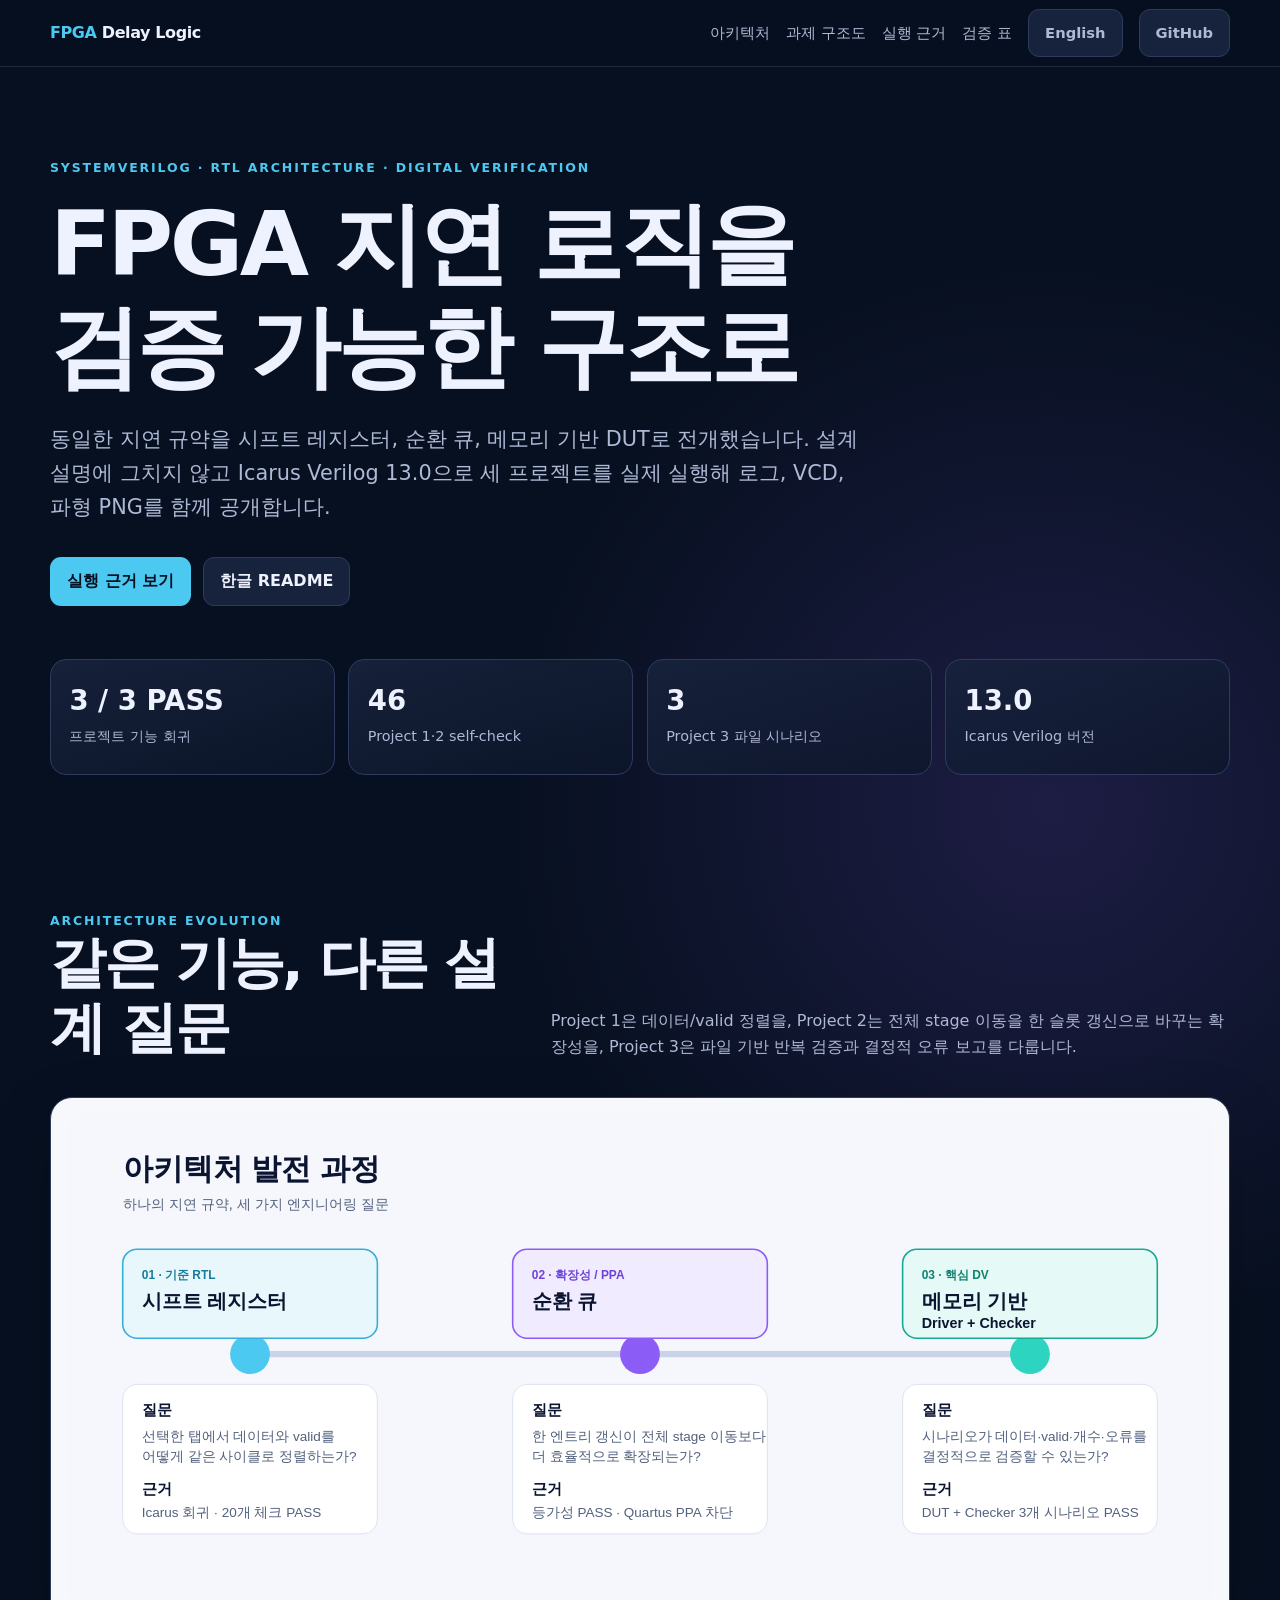
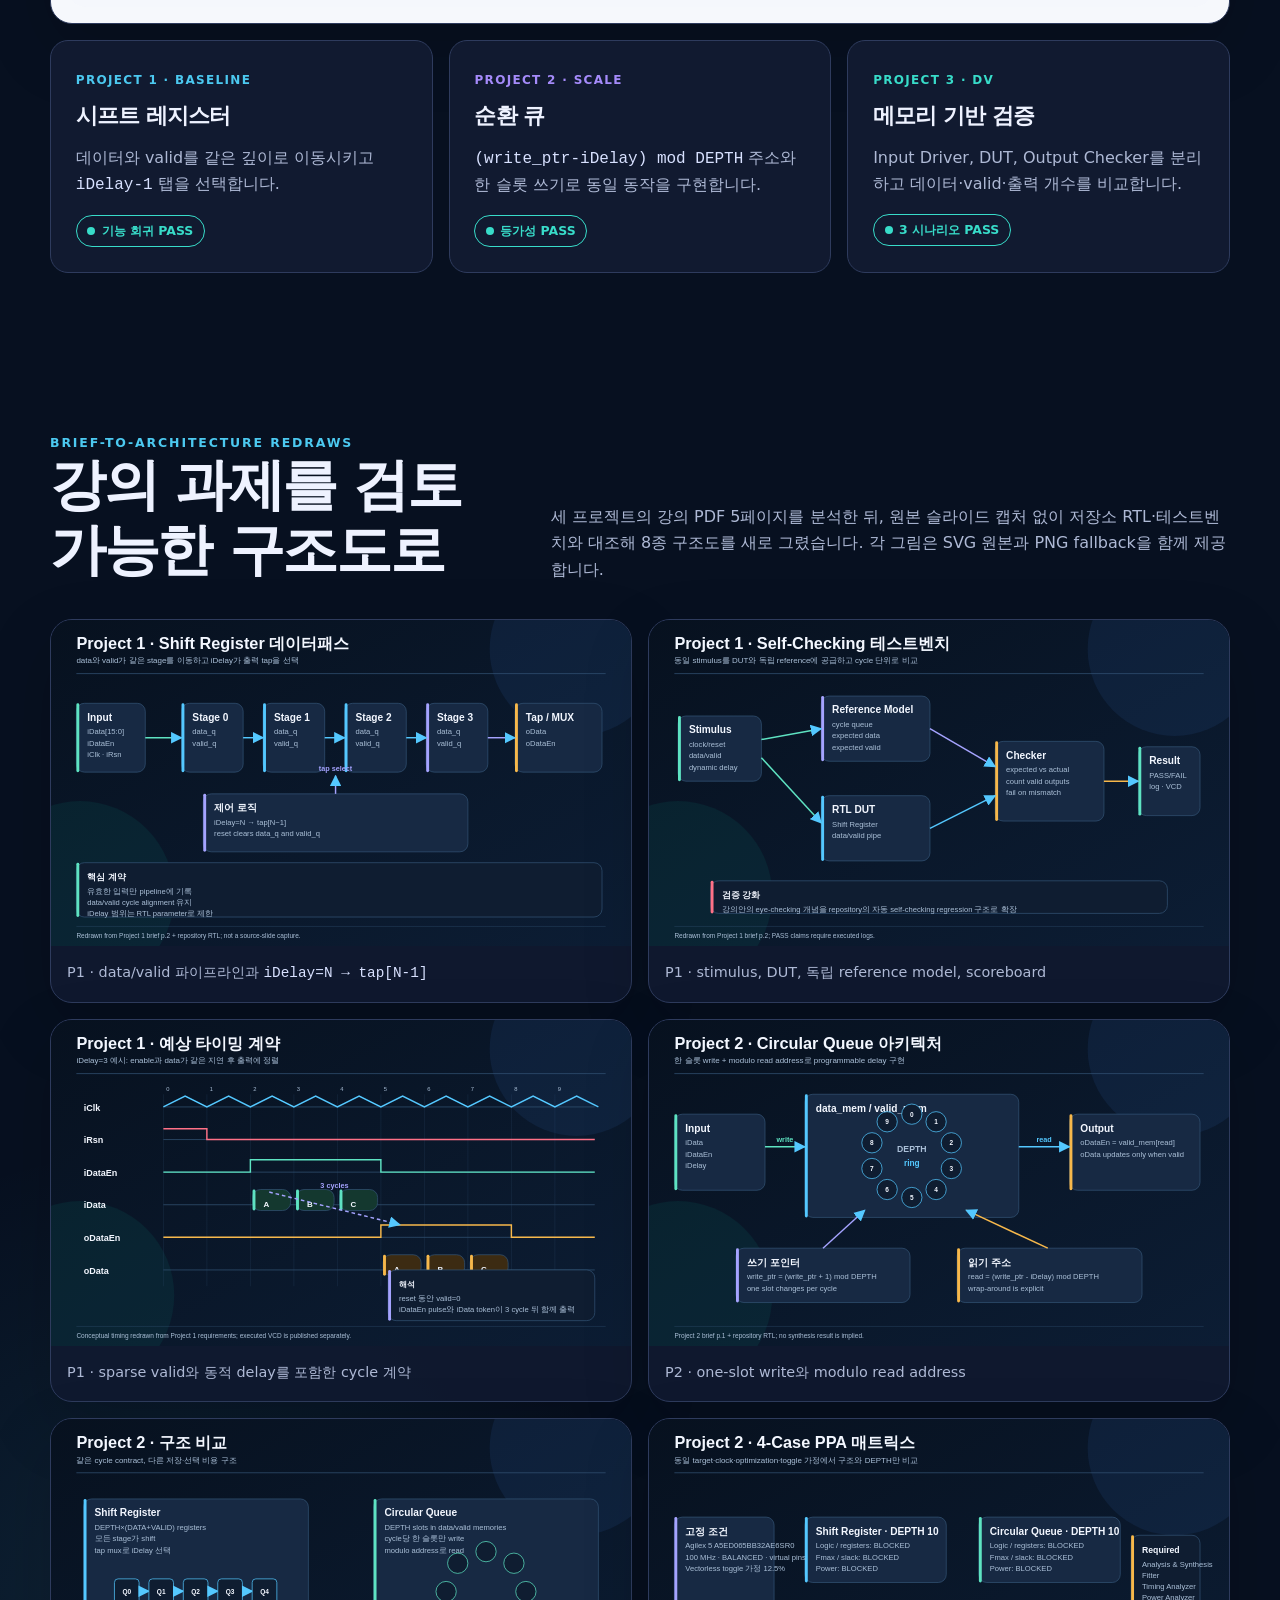
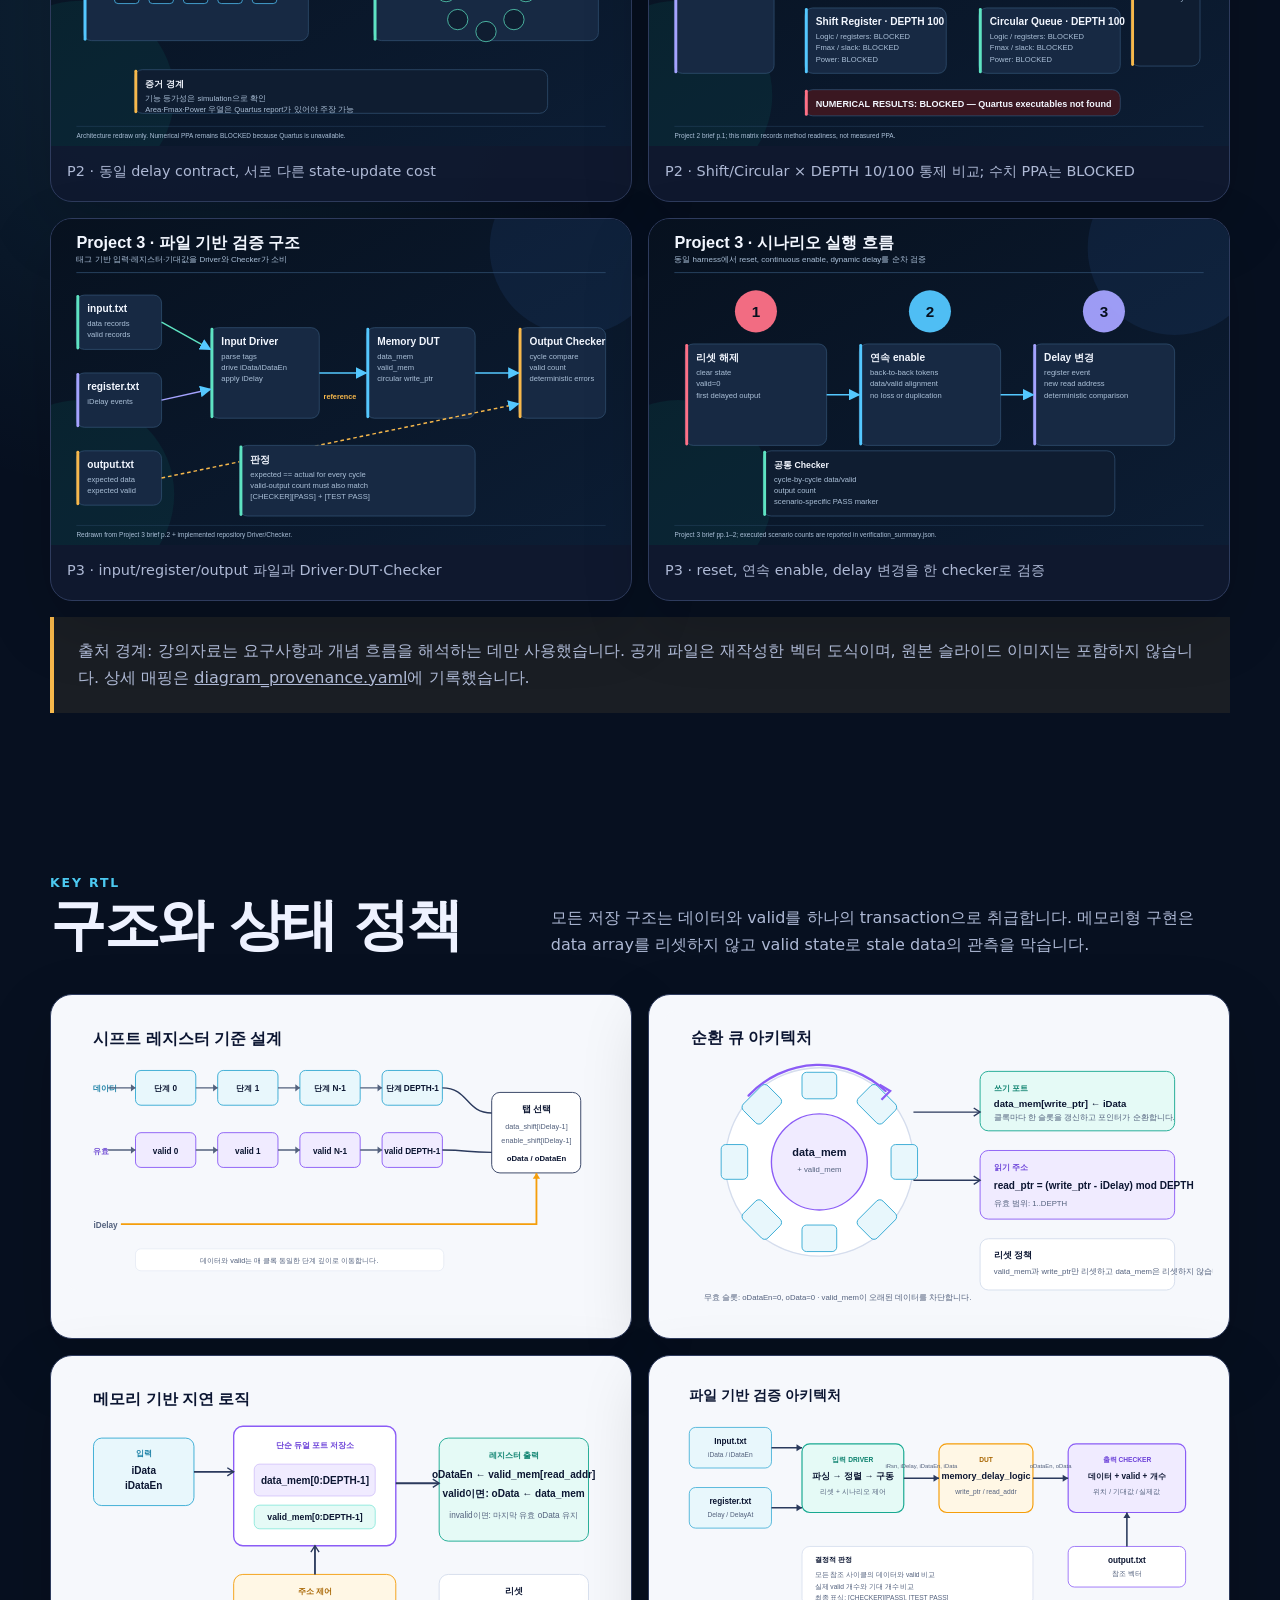
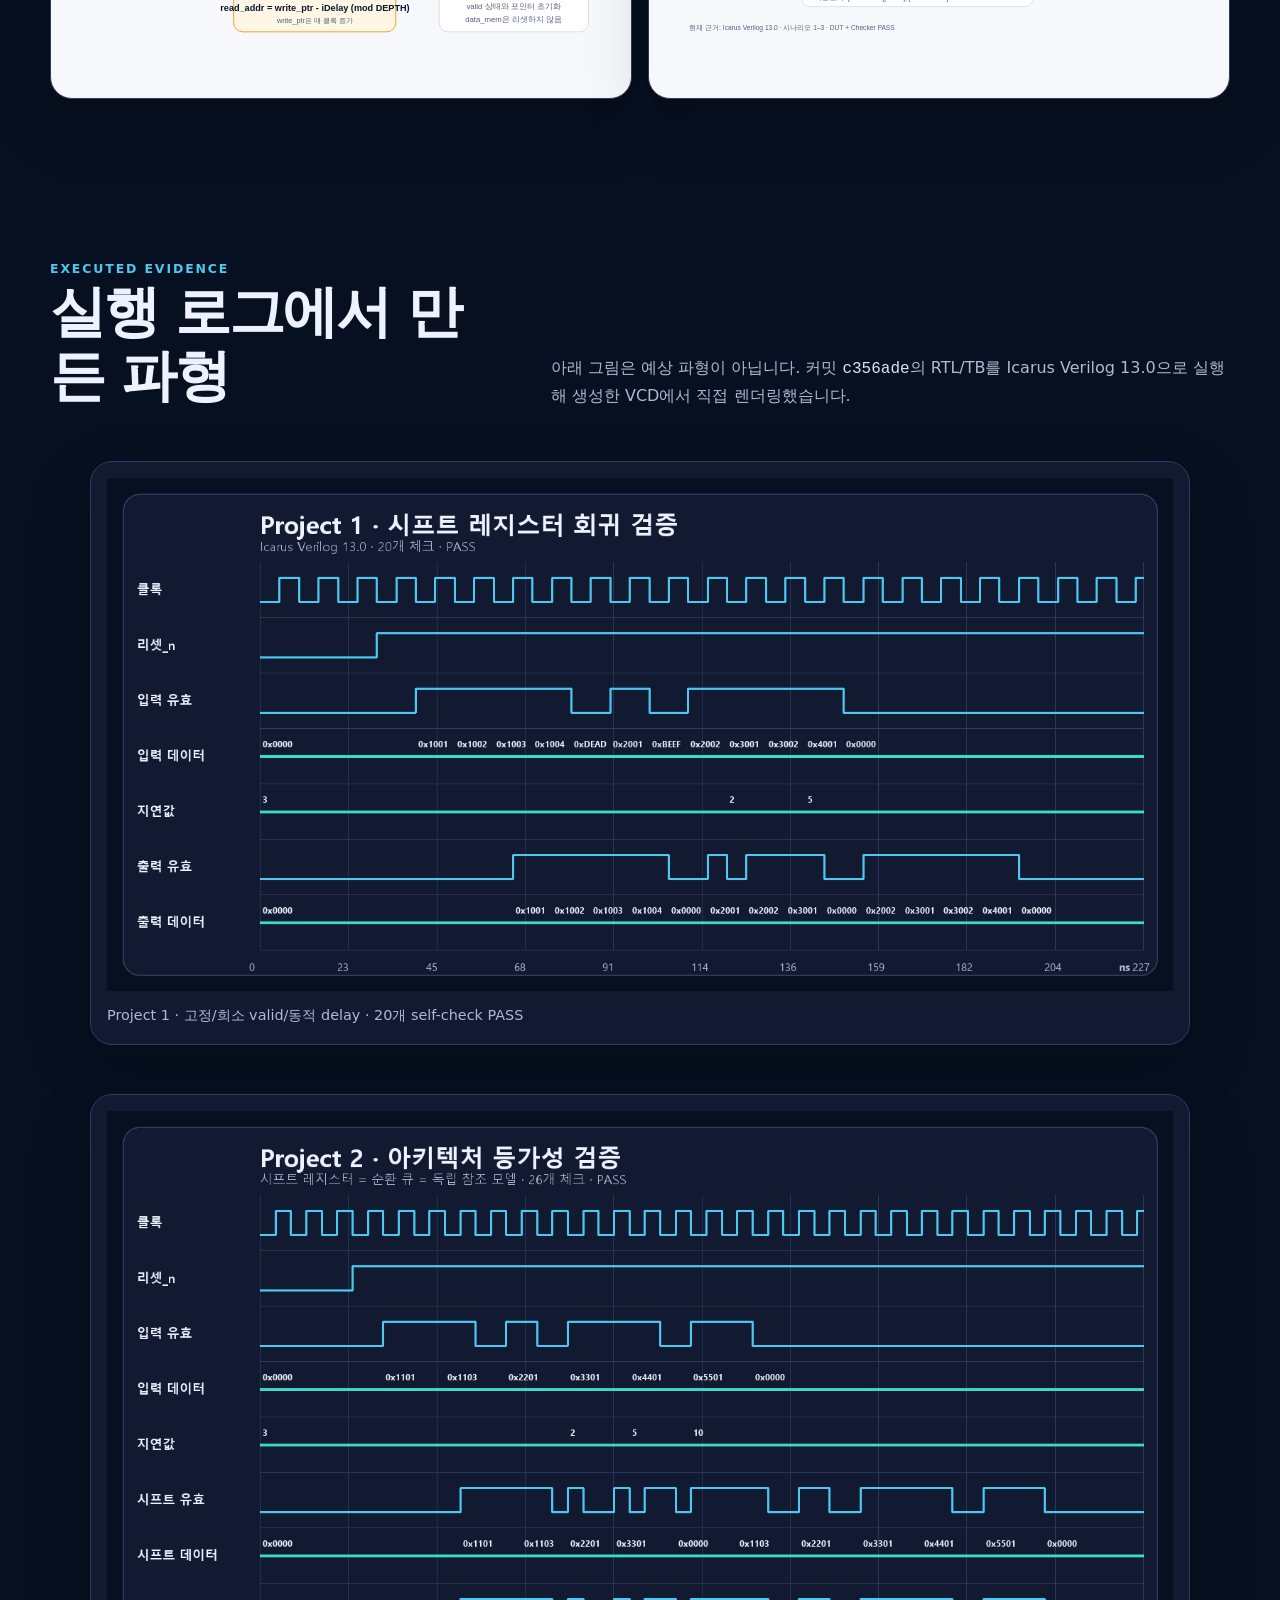
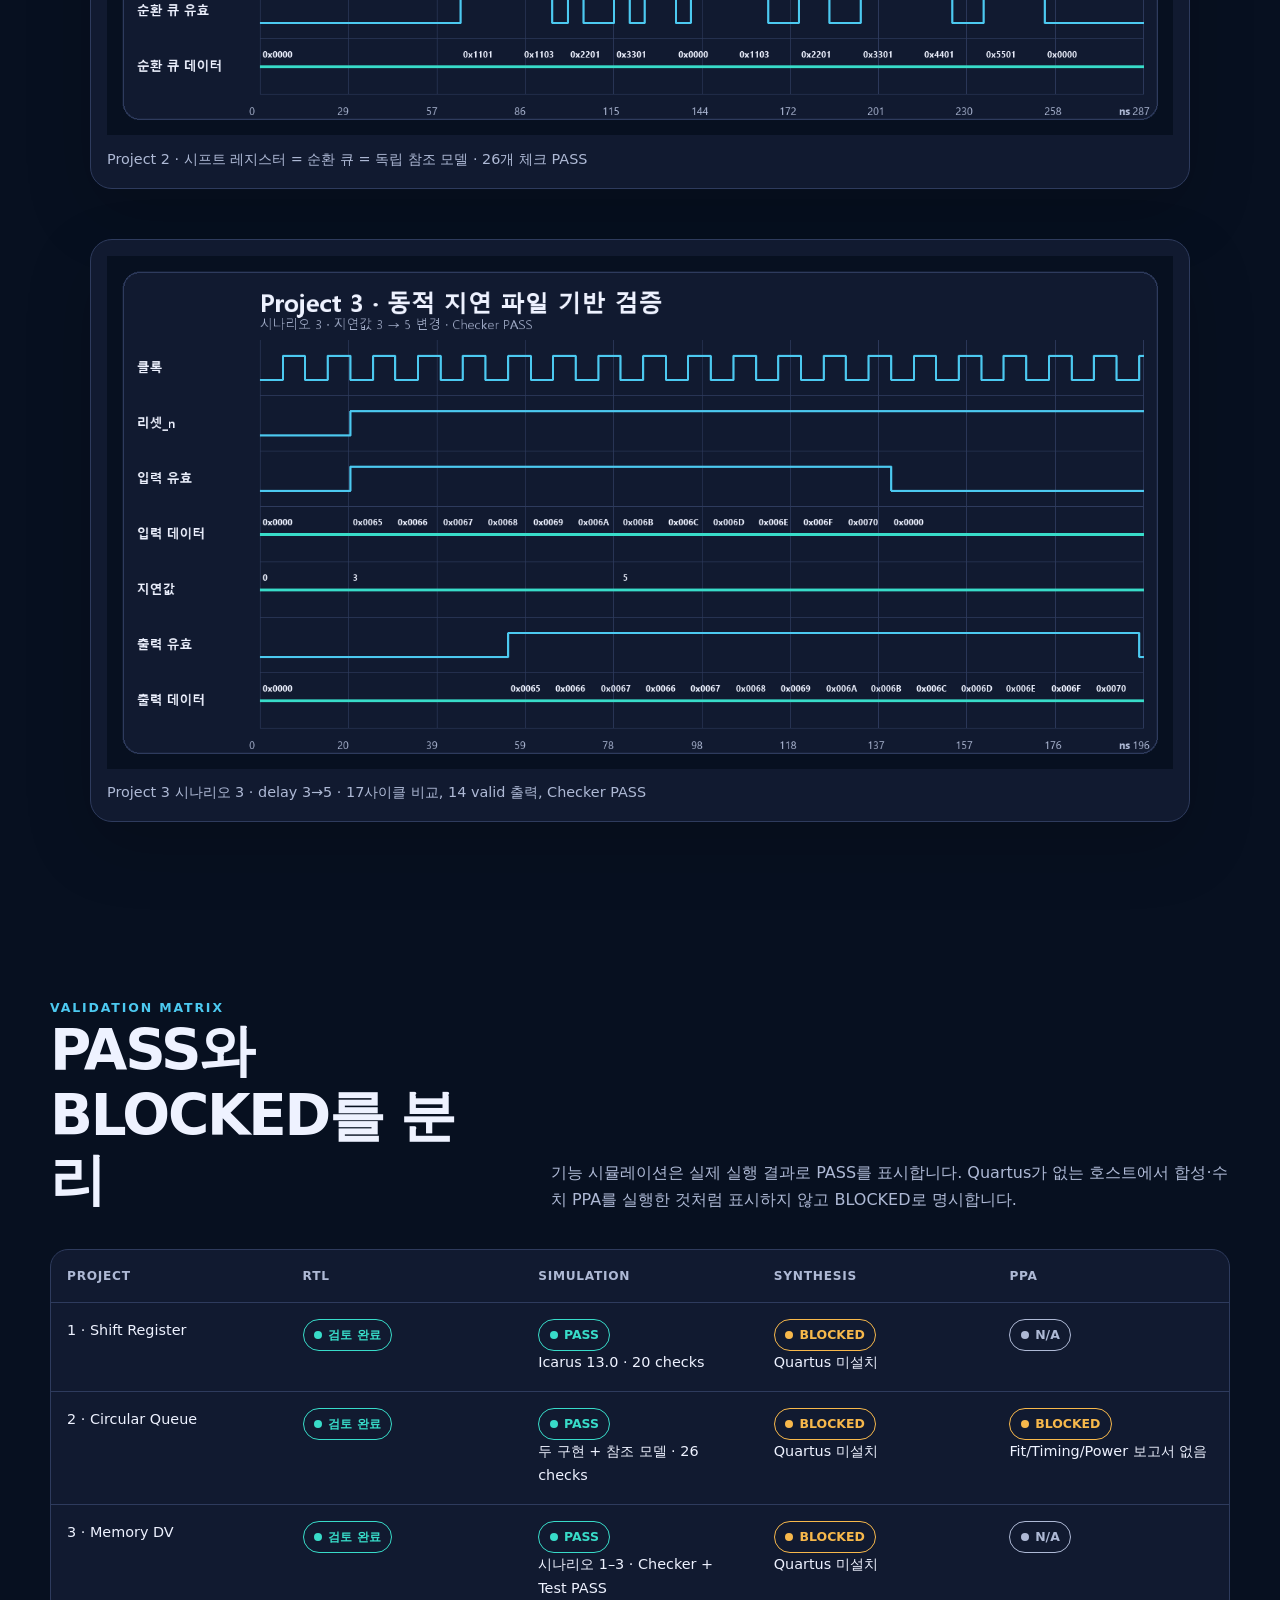
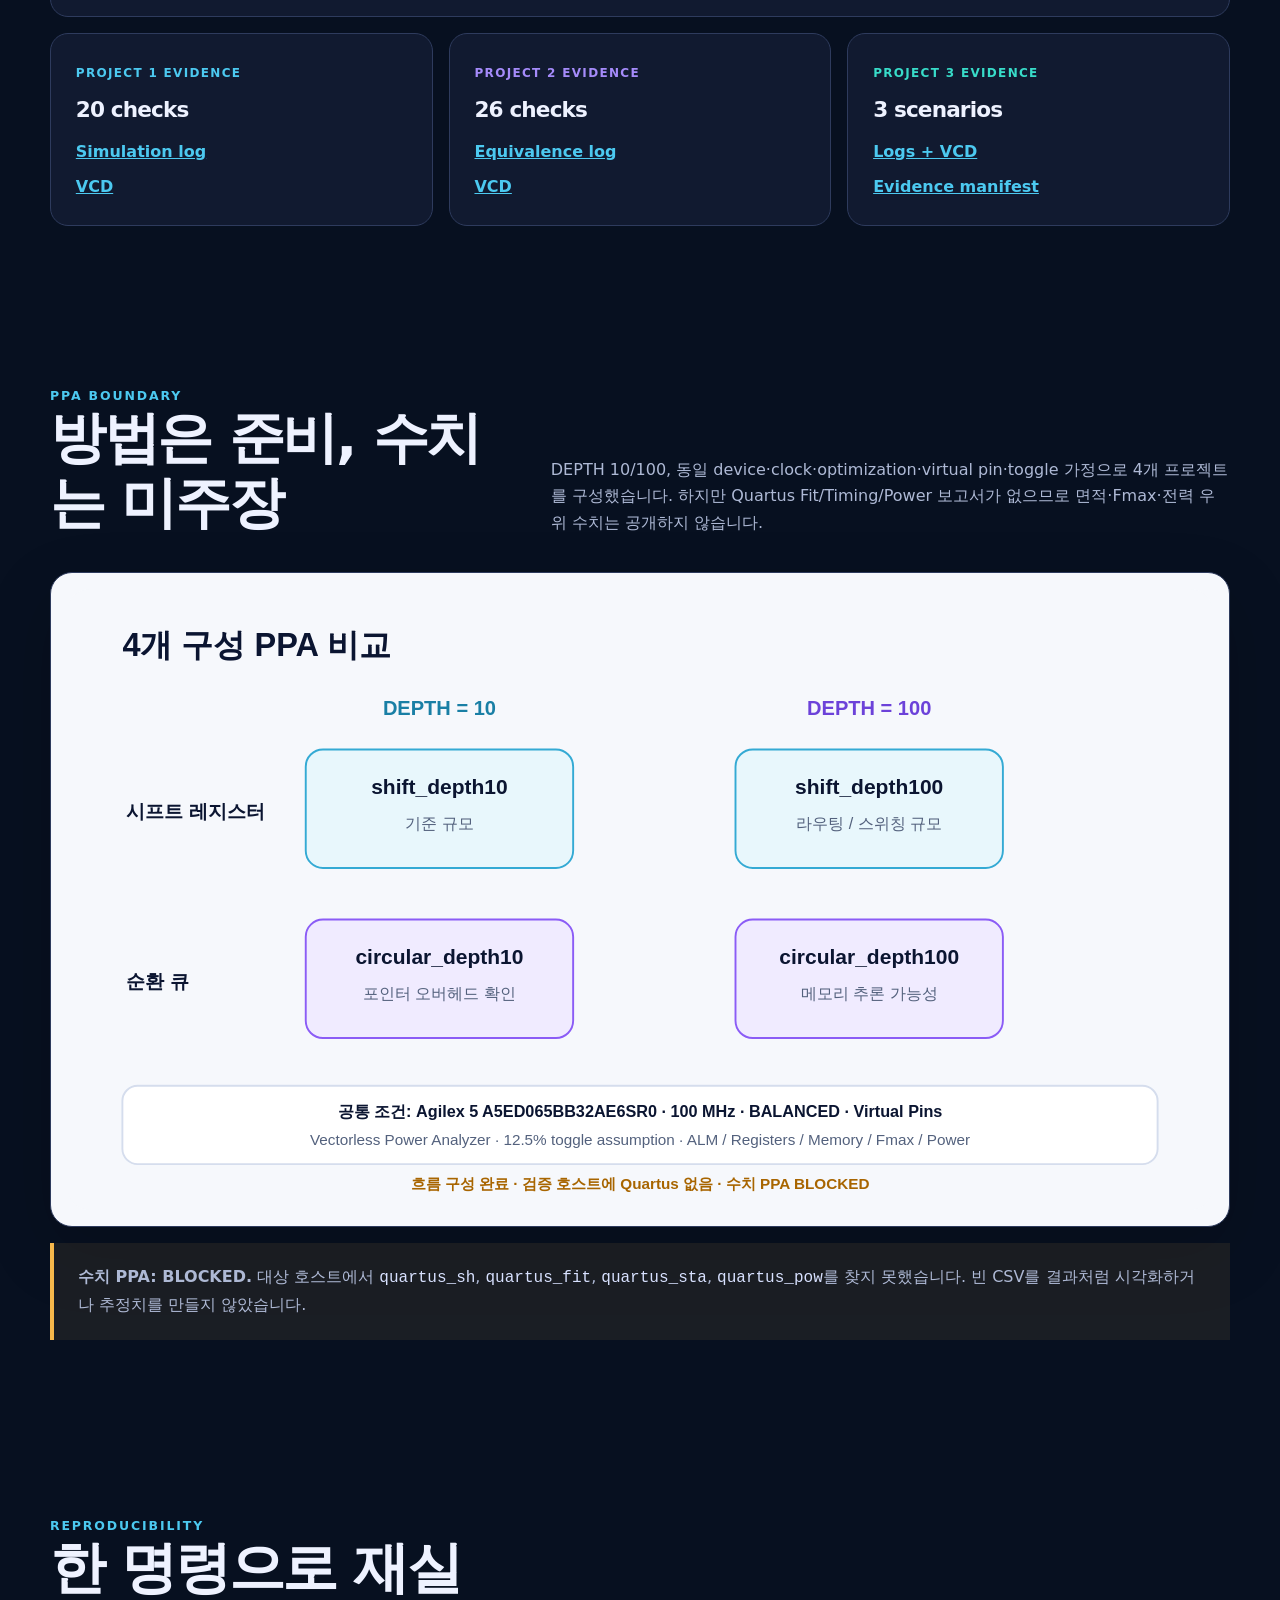
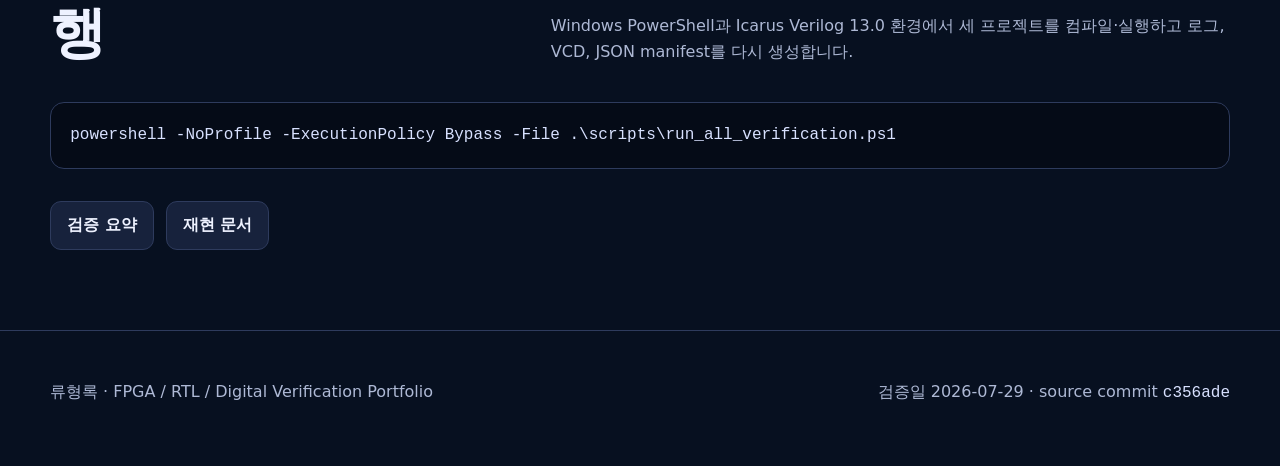
<file: docs/index.html>
<!doctype html>
<html lang="ko">
<head>
  <meta charset="utf-8">
  <meta name="viewport" content="width=device-width, initial-scale=1">
  <meta name="description" content="프로그래머블 지연 로직을 시프트 레지스터, 순환 큐, 메모리 기반 파일 검증으로 발전시킨 FPGA RTL·DV 포트폴리오입니다. Icarus Verilog 13.0 실제 회귀 로그와 VCD 파형을 제공합니다.">
  <meta name="theme-color" content="#071020">
  <meta property="og:type" content="website">
  <meta property="og:title" content="FPGA 프로그래머블 지연 로직 | RTL · PPA · DV">
  <meta property="og:description" content="Project 1–3 실제 기능 회귀 PASS · 로그 · VCD · 한글 파형 · 재현 스크립트">
  <meta property="og:url" content="https://dororok9061.github.io/fpga-delay-logic-design-verification/">
  <meta property="og:image" content="https://raw.githubusercontent.com/Dororok9061/fpga-delay-logic-design-verification/main/assets/hero/github_social_preview.png">
  <link rel="canonical" href="https://dororok9061.github.io/fpga-delay-logic-design-verification/">
  <link rel="alternate" hreflang="ko" href="https://dororok9061.github.io/fpga-delay-logic-design-verification/">
  <link rel="alternate" hreflang="en" href="https://dororok9061.github.io/fpga-delay-logic-design-verification/en/">
  <link rel="alternate" hreflang="x-default" href="https://dororok9061.github.io/fpga-delay-logic-design-verification/">
  <link rel="stylesheet" href="assets/site.css">
  <title>FPGA 프로그래머블 지연 로직 | 류형록</title>
</head>
<body>
  <a class="skip" href="#main">본문으로 이동</a>
  <header class="nav">
    <div class="wrap nav-inner">
      <a class="brand" href="#top"><span>FPGA</span> Delay Logic</a>
      <nav class="nav-links" aria-label="주요 메뉴">
        <a href="#architecture">아키텍처</a>
        <a href="#brief-redraws">과제 구조도</a>
        <a href="#verification">실행 근거</a>
        <a href="#status">검증 표</a>
        <a class="button" href="en/" lang="en">English</a>
        <a class="button" href="https://github.com/Dororok9061/fpga-delay-logic-design-verification">GitHub</a>
      </nav>
    </div>
  </header>

  <main id="main">
    <section class="hero" id="top">
      <div class="wrap">
        <div class="eyebrow">SystemVerilog · RTL Architecture · Digital Verification</div>
        <h1>FPGA 지연 로직을<br>검증 가능한 구조로</h1>
        <p class="lead">동일한 지연 규약을 시프트 레지스터, 순환 큐, 메모리 기반 DUT로 전개했습니다. 설계 설명에 그치지 않고 Icarus Verilog 13.0으로 세 프로젝트를 실제 실행해 로그, VCD, 파형 PNG를 함께 공개합니다.</p>
        <div class="hero-actions">
          <a class="button primary" href="#verification">실행 근거 보기</a>
          <a class="button" href="https://github.com/Dororok9061/fpga-delay-logic-design-verification/blob/main/README.ko.md">한글 README</a>
        </div>
        <div class="metrics" aria-label="핵심 검증 수치">
          <div class="metric"><strong>3 / 3 PASS</strong><span>프로젝트 기능 회귀</span></div>
          <div class="metric"><strong>46</strong><span>Project 1·2 self-check</span></div>
          <div class="metric"><strong>3</strong><span>Project 3 파일 시나리오</span></div>
          <div class="metric"><strong>13.0</strong><span>Icarus Verilog 버전</span></div>
        </div>
      </div>
    </section>

    <section id="architecture">
      <div class="wrap">
        <div class="section-head">
          <div><div class="eyebrow">Architecture Evolution</div><h2>같은 기능, 다른 설계 질문</h2></div>
          <p>Project 1은 데이터/valid 정렬을, Project 2는 전체 stage 이동을 한 슬롯 갱신으로 바꾸는 확장성을, Project 3은 파일 기반 반복 검증과 결정적 오류 보고를 다룹니다.</p>
        </div>
        <div class="panel visual">
          <picture>
            <source srcset="assets/ko/architecture/architecture_evolution.svg" type="image/svg+xml">
            <img src="assets/ko/architecture/architecture_evolution.png" alt="세 프로젝트의 아키텍처 발전 과정" width="1440" height="620">
          </picture>
        </div>
        <div class="grid-3" style="margin-top:1rem">
          <article class="card">
            <span class="tag">Project 1 · Baseline</span>
            <h3>시프트 레지스터</h3>
            <p>데이터와 valid를 같은 깊이로 이동시키고 <code>iDelay-1</code> 탭을 선택합니다.</p>
            <span class="status pass">기능 회귀 PASS</span>
          </article>
          <article class="card">
            <span class="tag">Project 2 · Scale</span>
            <h3>순환 큐</h3>
            <p><code>(write_ptr-iDelay) mod DEPTH</code> 주소와 한 슬롯 쓰기로 동일 동작을 구현합니다.</p>
            <span class="status pass">등가성 PASS</span>
          </article>
          <article class="card">
            <span class="tag">Project 3 · DV</span>
            <h3>메모리 기반 검증</h3>
            <p>Input Driver, DUT, Output Checker를 분리하고 데이터·valid·출력 개수를 비교합니다.</p>
            <span class="status pass">3 시나리오 PASS</span>
          </article>
        </div>
      </div>
    </section>

    <section id="brief-redraws">
      <div class="wrap">
        <div class="section-head">
          <div><div class="eyebrow">Brief-to-Architecture Redraws</div><h2>강의 과제를 검토 가능한 구조도로</h2></div>
          <p>세 프로젝트의 강의 PDF 5페이지를 분석한 뒤, 원본 슬라이드 캡처 없이 저장소 RTL·테스트벤치와 대조해 8종 구조도를 새로 그렸습니다. 각 그림은 SVG 원본과 PNG fallback을 함께 제공합니다.</p>
        </div>
        <div class="grid-2 diagram-grid">
          <figure class="panel"><div class="visual dark"><picture><source srcset="assets/ko/architecture/project1_shift_register_datapath.svg" type="image/svg+xml"><img src="assets/ko/architecture/project1_shift_register_datapath.png" alt="Project 1 시프트 레지스터 데이터패스와 탭 선택" width="1600" height="900"></picture></div><figcaption class="caption">P1 · data/valid 파이프라인과 <code>iDelay=N → tap[N-1]</code></figcaption></figure>
          <figure class="panel"><div class="visual dark"><picture><source srcset="assets/ko/architecture/project1_testbench_architecture.svg" type="image/svg+xml"><img src="assets/ko/architecture/project1_testbench_architecture.png" alt="Project 1 self-checking 테스트벤치 구조" width="1600" height="900"></picture></div><figcaption class="caption">P1 · stimulus, DUT, 독립 reference model, scoreboard</figcaption></figure>
          <figure class="panel"><div class="visual dark"><picture><source srcset="assets/ko/architecture/project1_expected_timing.svg" type="image/svg+xml"><img src="assets/ko/architecture/project1_expected_timing.png" alt="Project 1 예상 타이밍 계약" width="1600" height="900"></picture></div><figcaption class="caption">P1 · sparse valid와 동적 delay를 포함한 cycle 계약</figcaption></figure>
          <figure class="panel"><div class="visual dark"><picture><source srcset="assets/ko/architecture/project2_circular_queue_architecture.svg" type="image/svg+xml"><img src="assets/ko/architecture/project2_circular_queue_architecture.png" alt="Project 2 순환 큐 쓰기 포인터와 읽기 주소 구조" width="1600" height="900"></picture></div><figcaption class="caption">P2 · one-slot write와 modulo read address</figcaption></figure>
          <figure class="panel"><div class="visual dark"><picture><source srcset="assets/ko/architecture/project2_architecture_comparison.svg" type="image/svg+xml"><img src="assets/ko/architecture/project2_architecture_comparison.png" alt="Project 2 시프트 레지스터와 순환 큐 아키텍처 비교" width="1600" height="900"></picture></div><figcaption class="caption">P2 · 동일 delay contract, 서로 다른 state-update cost</figcaption></figure>
          <figure class="panel"><div class="visual dark"><picture><source srcset="assets/ko/architecture/project2_ppa_matrix.svg" type="image/svg+xml"><img src="assets/ko/architecture/project2_ppa_matrix.png" alt="Project 2 네 가지 통제 PPA 구성" width="1600" height="900"></picture></div><figcaption class="caption">P2 · Shift/Circular × DEPTH 10/100 통제 비교; 수치 PPA는 BLOCKED</figcaption></figure>
          <figure class="panel"><div class="visual dark"><picture><source srcset="assets/ko/architecture/project3_file_driven_verification.svg" type="image/svg+xml"><img src="assets/ko/architecture/project3_file_driven_verification.png" alt="Project 3 파일 기반 검증 아키텍처" width="1600" height="900"></picture></div><figcaption class="caption">P3 · input/register/output 파일과 Driver·DUT·Checker</figcaption></figure>
          <figure class="panel"><div class="visual dark"><picture><source srcset="assets/ko/architecture/project3_scenario_flow.svg" type="image/svg+xml"><img src="assets/ko/architecture/project3_scenario_flow.png" alt="Project 3 세 시나리오 실행 흐름" width="1600" height="900"></picture></div><figcaption class="caption">P3 · reset, 연속 enable, delay 변경을 한 checker로 검증</figcaption></figure>
        </div>
        <aside class="note" style="margin-top:1rem">출처 경계: 강의자료는 요구사항과 개념 흐름을 해석하는 데만 사용했습니다. 공개 파일은 재작성한 벡터 도식이며, 원본 슬라이드 이미지는 포함하지 않습니다. 상세 매핑은 <a href="assets/architecture/diagram_provenance.yaml">diagram_provenance.yaml</a>에 기록했습니다.</aside>
      </div>
    </section>

    <section id="designs">
      <div class="wrap">
        <div class="section-head">
          <div><div class="eyebrow">Key RTL</div><h2>구조와 상태 정책</h2></div>
          <p>모든 저장 구조는 데이터와 valid를 하나의 transaction으로 취급합니다. 메모리형 구현은 data array를 리셋하지 않고 valid state로 stale data의 관측을 막습니다.</p>
        </div>
        <div class="grid-2">
          <div class="panel visual"><picture><source srcset="assets/ko/architecture/shift_register_block.svg" type="image/svg+xml"><img src="assets/ko/architecture/shift_register_block.png" alt="시프트 레지스터 데이터와 valid 병렬 경로" width="1200" height="610"></picture></div>
          <div class="panel visual"><picture><source srcset="assets/ko/architecture/circular_queue_block.svg" type="image/svg+xml"><img src="assets/ko/architecture/circular_queue_block.png" alt="순환 큐 쓰기 포인터와 읽기 주소 구조" width="1200" height="680"></picture></div>
          <div class="panel visual"><picture><source srcset="assets/ko/architecture/memory_delay_block.svg" type="image/svg+xml"><img src="assets/ko/architecture/memory_delay_block.png" alt="메모리 기반 지연 로직 블록도" width="1200" height="680"></picture></div>
          <div class="panel visual"><picture><source srcset="assets/ko/verification/file_driven_dv_flow.svg" type="image/svg+xml"><img src="assets/ko/verification/file_driven_dv_flow.png" alt="파일 기반 Input Driver DUT Output Checker 검증 흐름" width="1400" height="720"></picture></div>
        </div>
      </div>
    </section>

    <section id="verification">
      <div class="wrap">
        <div class="section-head">
          <div><div class="eyebrow">Executed Evidence</div><h2>실행 로그에서 만든 파형</h2></div>
          <p>아래 그림은 예상 파형이 아닙니다. 커밋 <code>c356ade</code>의 RTL/TB를 Icarus Verilog 13.0으로 실행해 생성한 VCD에서 직접 렌더링했습니다.</p>
        </div>
        <div class="waveforms">
          <figure class="panel visual dark">
            <img src="assets/ko/results/project1_waveform.png" alt="Project 1 시프트 레지스터 회귀 PASS 파형" width="1500" height="722">
            <figcaption class="caption">Project 1 · 고정/희소 valid/동적 delay · 20개 self-check PASS</figcaption>
          </figure>
          <figure class="panel visual dark">
            <img src="assets/ko/results/project2_waveform.png" alt="Project 2 시프트 레지스터와 순환 큐 등가성 PASS 파형" width="1500" height="878">
            <figcaption class="caption">Project 2 · 시프트 레지스터 = 순환 큐 = 독립 참조 모델 · 26개 체크 PASS</figcaption>
          </figure>
          <figure class="panel visual dark">
            <img src="assets/ko/results/project3_scenario3_waveform.png" alt="Project 3 delay가 3에서 5로 바뀌는 파일 기반 검증 PASS 파형" width="1500" height="722">
            <figcaption class="caption">Project 3 시나리오 3 · delay 3→5 · 17사이클 비교, 14 valid 출력, Checker PASS</figcaption>
          </figure>
        </div>
      </div>
    </section>

    <section id="status">
      <div class="wrap">
        <div class="section-head">
          <div><div class="eyebrow">Validation Matrix</div><h2>PASS와 BLOCKED를 분리</h2></div>
          <p>기능 시뮬레이션은 실제 실행 결과로 PASS를 표시합니다. Quartus가 없는 호스트에서 합성·수치 PPA를 실행한 것처럼 표시하지 않고 BLOCKED로 명시합니다.</p>
        </div>
        <div class="table-wrap">
          <table>
            <thead><tr><th>Project</th><th>RTL</th><th>Simulation</th><th>Synthesis</th><th>PPA</th></tr></thead>
            <tbody>
              <tr>
                <td data-label="Project">1 · Shift Register</td>
                <td data-label="RTL"><span class="status pass">검토 완료</span></td>
                <td data-label="Simulation"><span class="status pass">PASS</span><br>Icarus 13.0 · 20 checks</td>
                <td data-label="Synthesis"><span class="status blocked">BLOCKED</span><br>Quartus 미설치</td>
                <td data-label="PPA"><span class="status na">N/A</span></td>
              </tr>
              <tr>
                <td data-label="Project">2 · Circular Queue</td>
                <td data-label="RTL"><span class="status pass">검토 완료</span></td>
                <td data-label="Simulation"><span class="status pass">PASS</span><br>두 구현 + 참조 모델 · 26 checks</td>
                <td data-label="Synthesis"><span class="status blocked">BLOCKED</span><br>Quartus 미설치</td>
                <td data-label="PPA"><span class="status blocked">BLOCKED</span><br>Fit/Timing/Power 보고서 없음</td>
              </tr>
              <tr>
                <td data-label="Project">3 · Memory DV</td>
                <td data-label="RTL"><span class="status pass">검토 완료</span></td>
                <td data-label="Simulation"><span class="status pass">PASS</span><br>시나리오 1–3 · Checker + Test PASS</td>
                <td data-label="Synthesis"><span class="status blocked">BLOCKED</span><br>Quartus 미설치</td>
                <td data-label="PPA"><span class="status na">N/A</span></td>
              </tr>
            </tbody>
          </table>
        </div>
        <div class="grid-3" style="margin-top:1rem">
          <article class="card"><span class="tag">Project 1 Evidence</span><h3>20 checks</h3><div class="evidence-list"><a href="https://github.com/Dororok9061/fpga-delay-logic-design-verification/blob/main/01_shift_register_baseline/results/project1_simulation.log">Simulation log</a><a href="https://github.com/Dororok9061/fpga-delay-logic-design-verification/blob/main/01_shift_register_baseline/results/project1_waveform.vcd">VCD</a></div></article>
          <article class="card"><span class="tag">Project 2 Evidence</span><h3>26 checks</h3><div class="evidence-list"><a href="https://github.com/Dororok9061/fpga-delay-logic-design-verification/blob/main/02_circular_queue_ppa/results/project2_simulation.log">Equivalence log</a><a href="https://github.com/Dororok9061/fpga-delay-logic-design-verification/blob/main/02_circular_queue_ppa/results/project2_waveform.vcd">VCD</a></div></article>
          <article class="card"><span class="tag">Project 3 Evidence</span><h3>3 scenarios</h3><div class="evidence-list"><a href="https://github.com/Dororok9061/fpga-delay-logic-design-verification/tree/main/03_memory_based_dv/results">Logs + VCD</a><a href="https://github.com/Dororok9061/fpga-delay-logic-design-verification/blob/main/results/verification_summary.json">Evidence manifest</a></div></article>
        </div>
      </div>
    </section>

    <section id="ppa">
      <div class="wrap">
        <div class="section-head">
          <div><div class="eyebrow">PPA Boundary</div><h2>방법은 준비, 수치는 미주장</h2></div>
          <p>DEPTH 10/100, 동일 device·clock·optimization·virtual pin·toggle 가정으로 4개 프로젝트를 구성했습니다. 하지만 Quartus Fit/Timing/Power 보고서가 없으므로 면적·Fmax·전력 우위 수치는 공개하지 않습니다.</p>
        </div>
        <div class="panel visual"><picture><source srcset="assets/ko/ppa/ppa_comparison_matrix.svg" type="image/svg+xml"><img src="assets/ko/ppa/ppa_comparison_matrix.png" alt="4개 구성 PPA 비교 방법과 BLOCKED 상태" width="1200" height="650"></picture></div>
        <p class="note"><strong>수치 PPA: BLOCKED.</strong> 대상 호스트에서 <code>quartus_sh</code>, <code>quartus_fit</code>, <code>quartus_sta</code>, <code>quartus_pow</code>를 찾지 못했습니다. 빈 CSV를 결과처럼 시각화하거나 추정치를 만들지 않았습니다.</p>
      </div>
    </section>

    <section id="reproduce">
      <div class="wrap">
        <div class="section-head">
          <div><div class="eyebrow">Reproducibility</div><h2>한 명령으로 재실행</h2></div>
          <p>Windows PowerShell과 Icarus Verilog 13.0 환경에서 세 프로젝트를 컴파일·실행하고 로그, VCD, JSON manifest를 다시 생성합니다.</p>
        </div>
        <pre class="repro"><code>powershell -NoProfile -ExecutionPolicy Bypass -File .\scripts\run_all_verification.ps1</code></pre>
        <div class="hero-actions">
          <a class="button" href="https://github.com/Dororok9061/fpga-delay-logic-design-verification/blob/main/results/verification_summary.txt">검증 요약</a>
          <a class="button" href="https://github.com/Dororok9061/fpga-delay-logic-design-verification/blob/main/docs/reproducibility.md">재현 문서</a>
        </div>
      </div>
    </section>
  </main>

  <footer class="footer">
    <div class="wrap footer-inner">
      <div>류형록 · FPGA / RTL / Digital Verification Portfolio</div>
      <div>검증일 2026-07-29 · source commit <code>c356ade</code></div>
    </div>
  </footer>
</body>
</html>
</file>
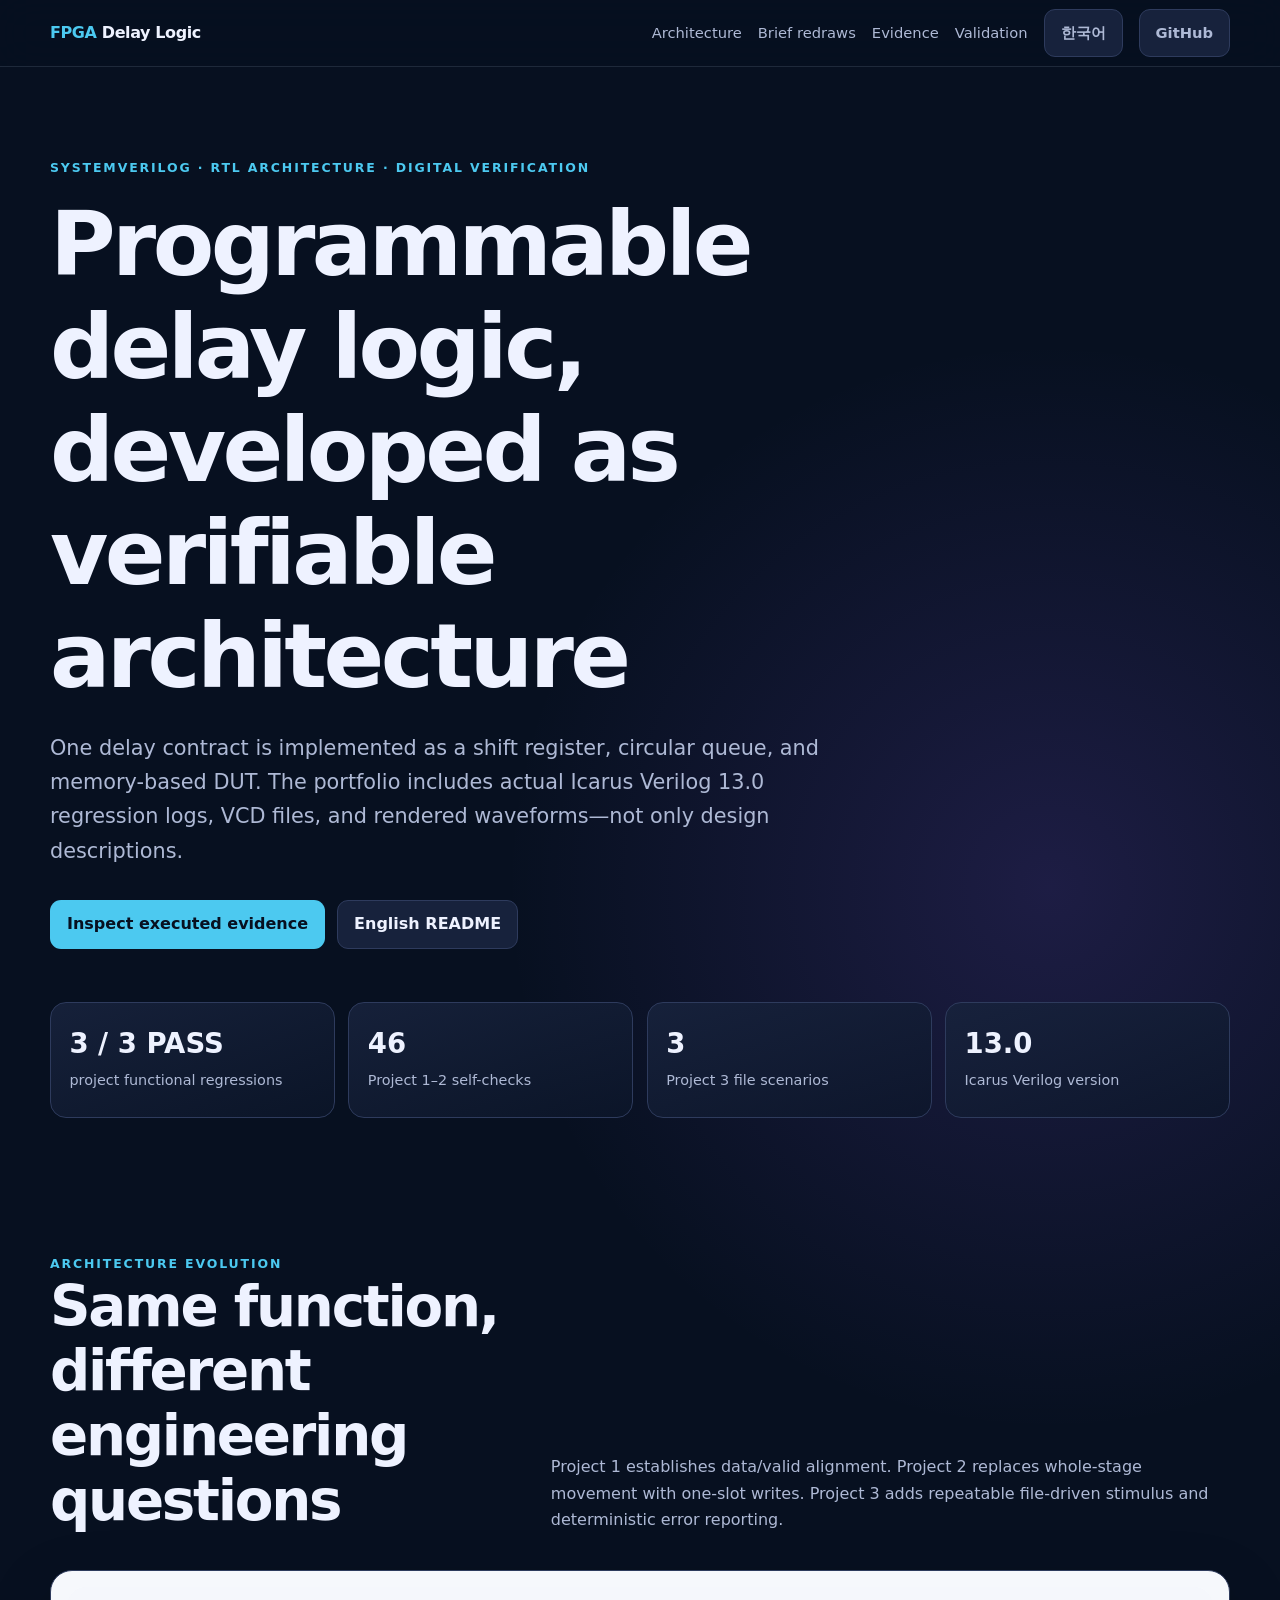
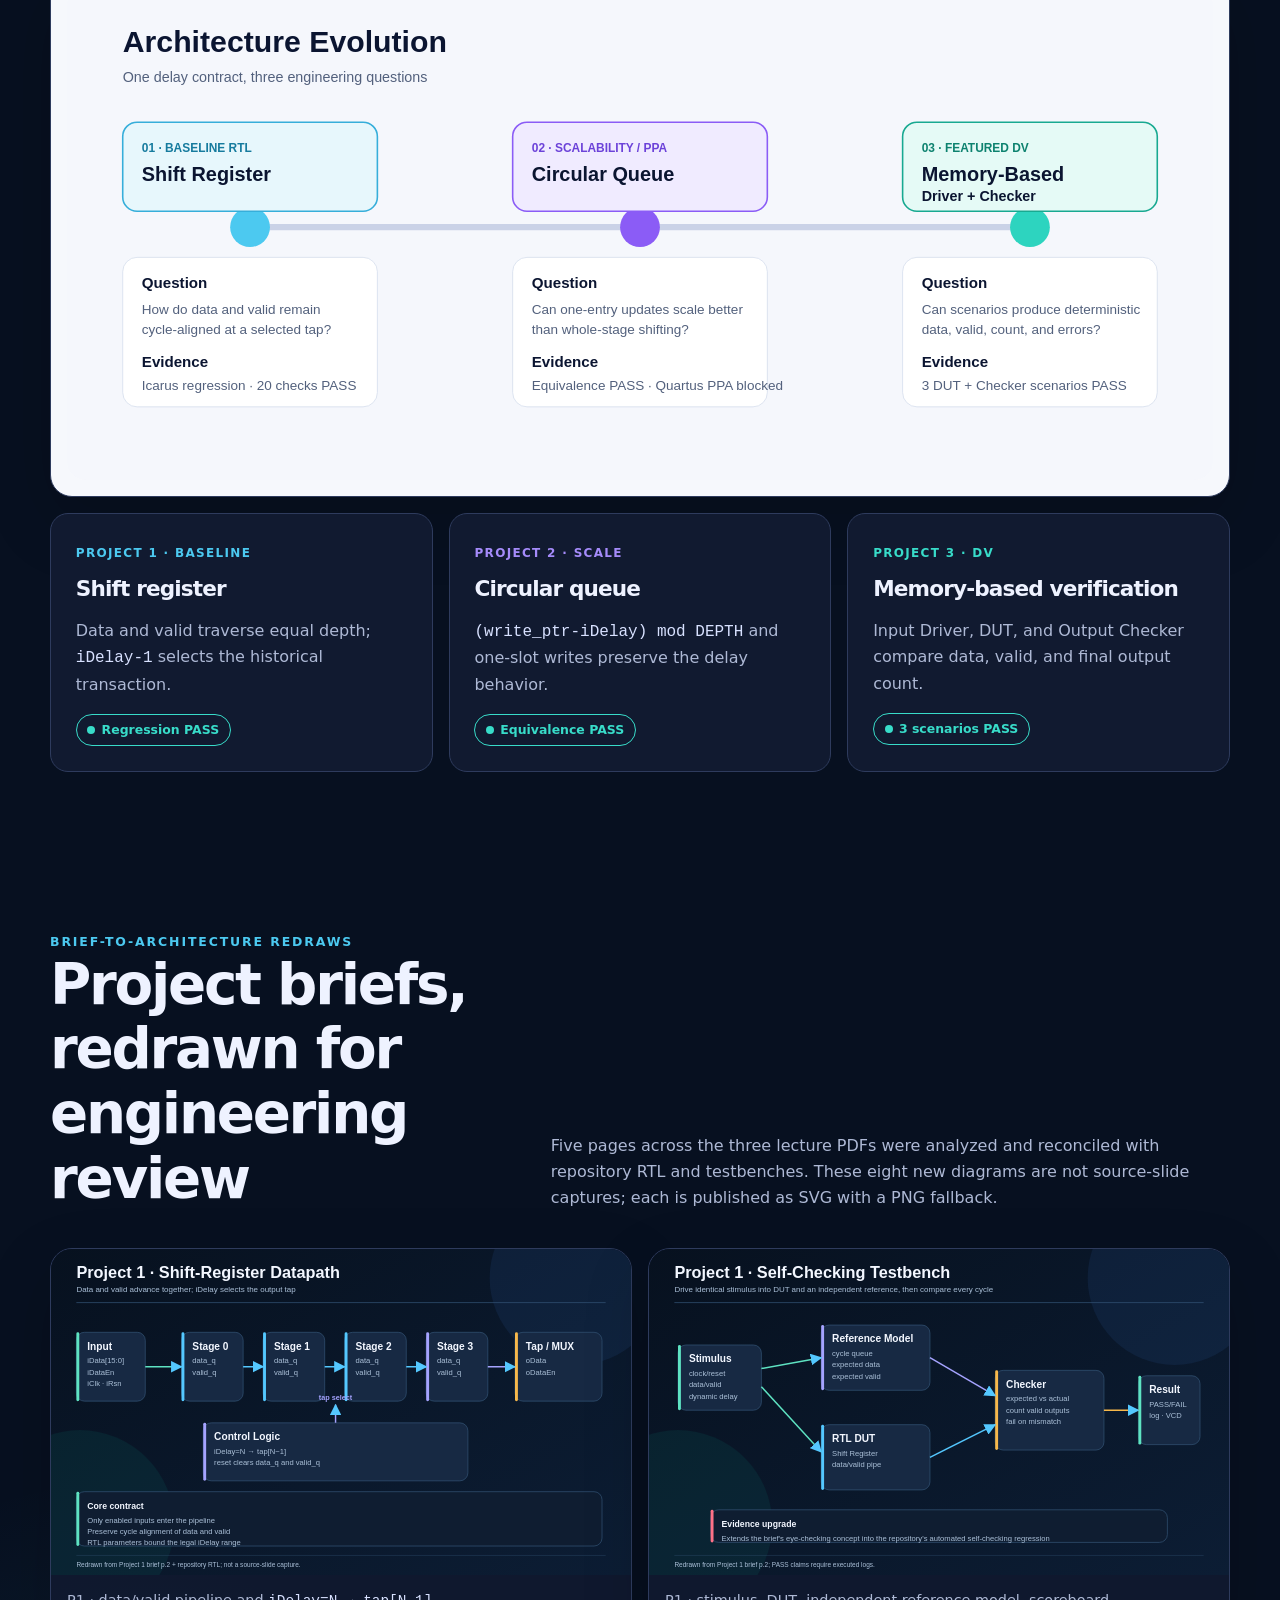
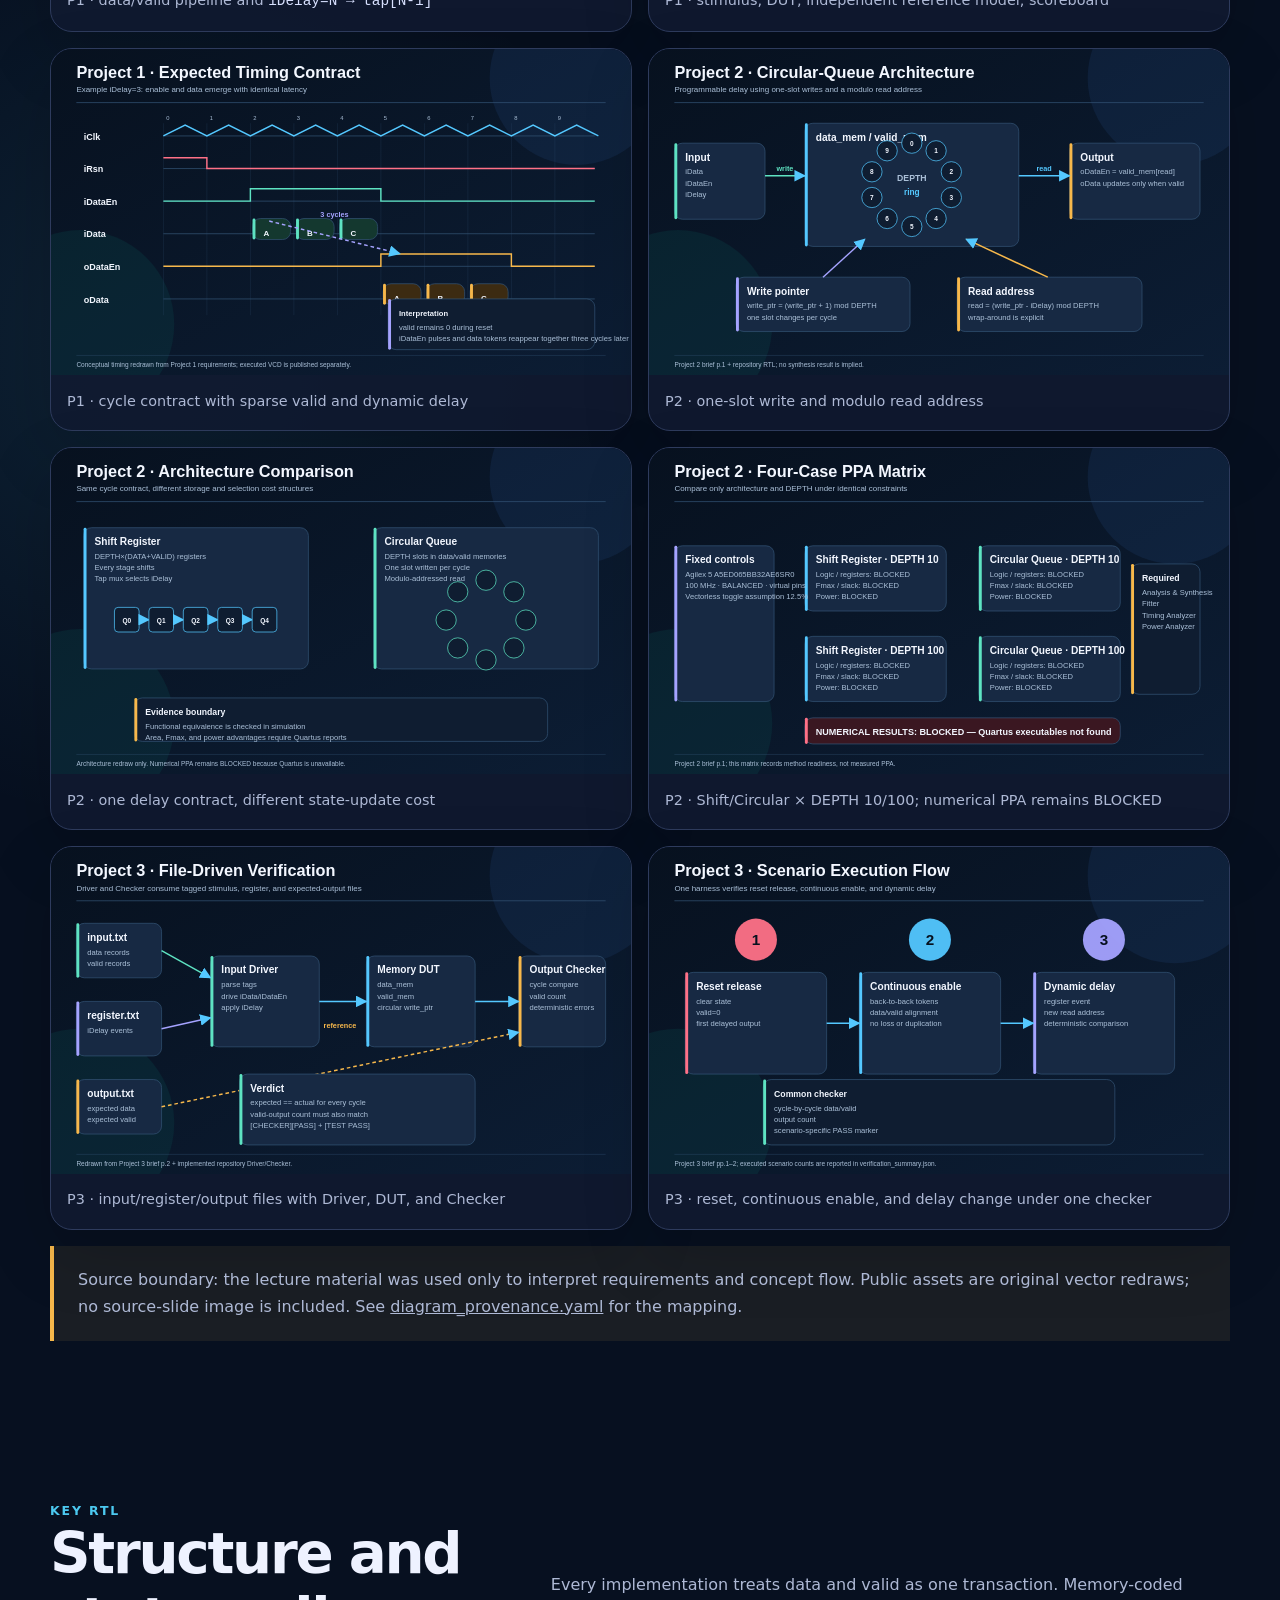
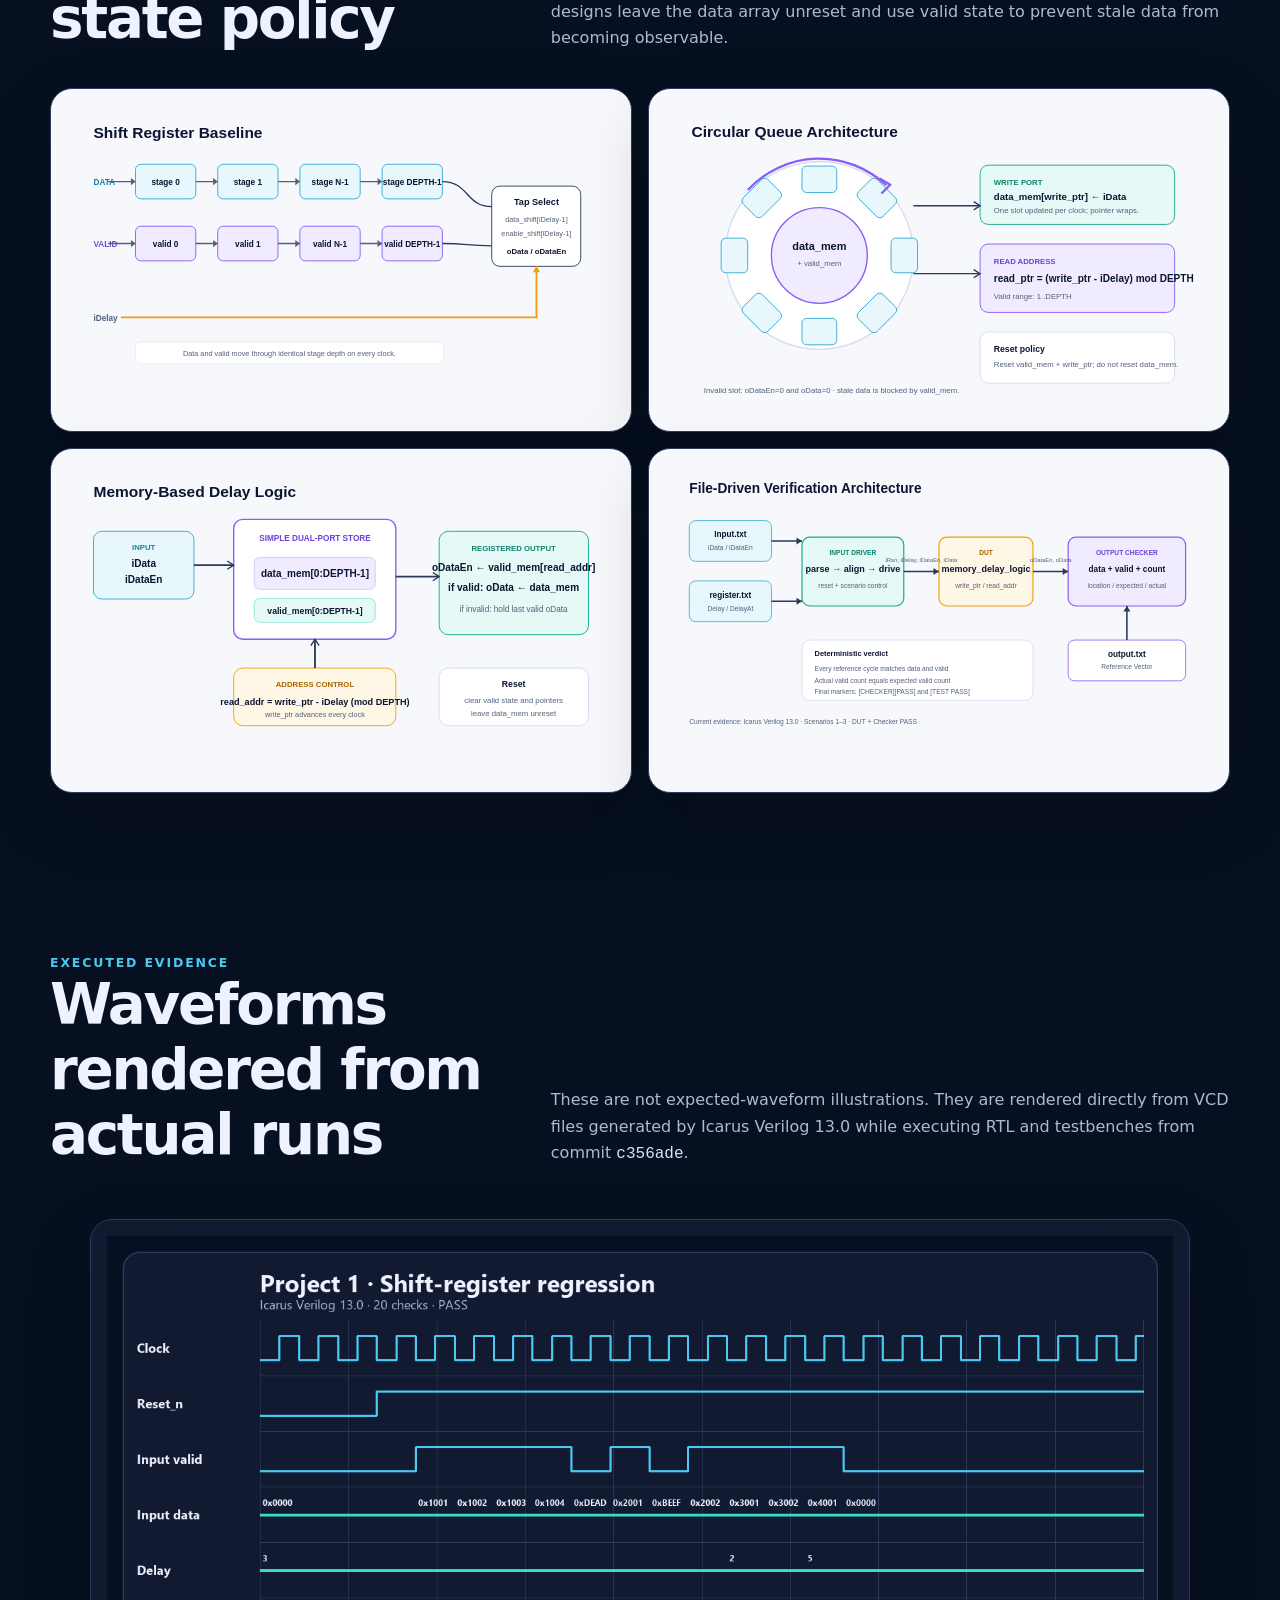
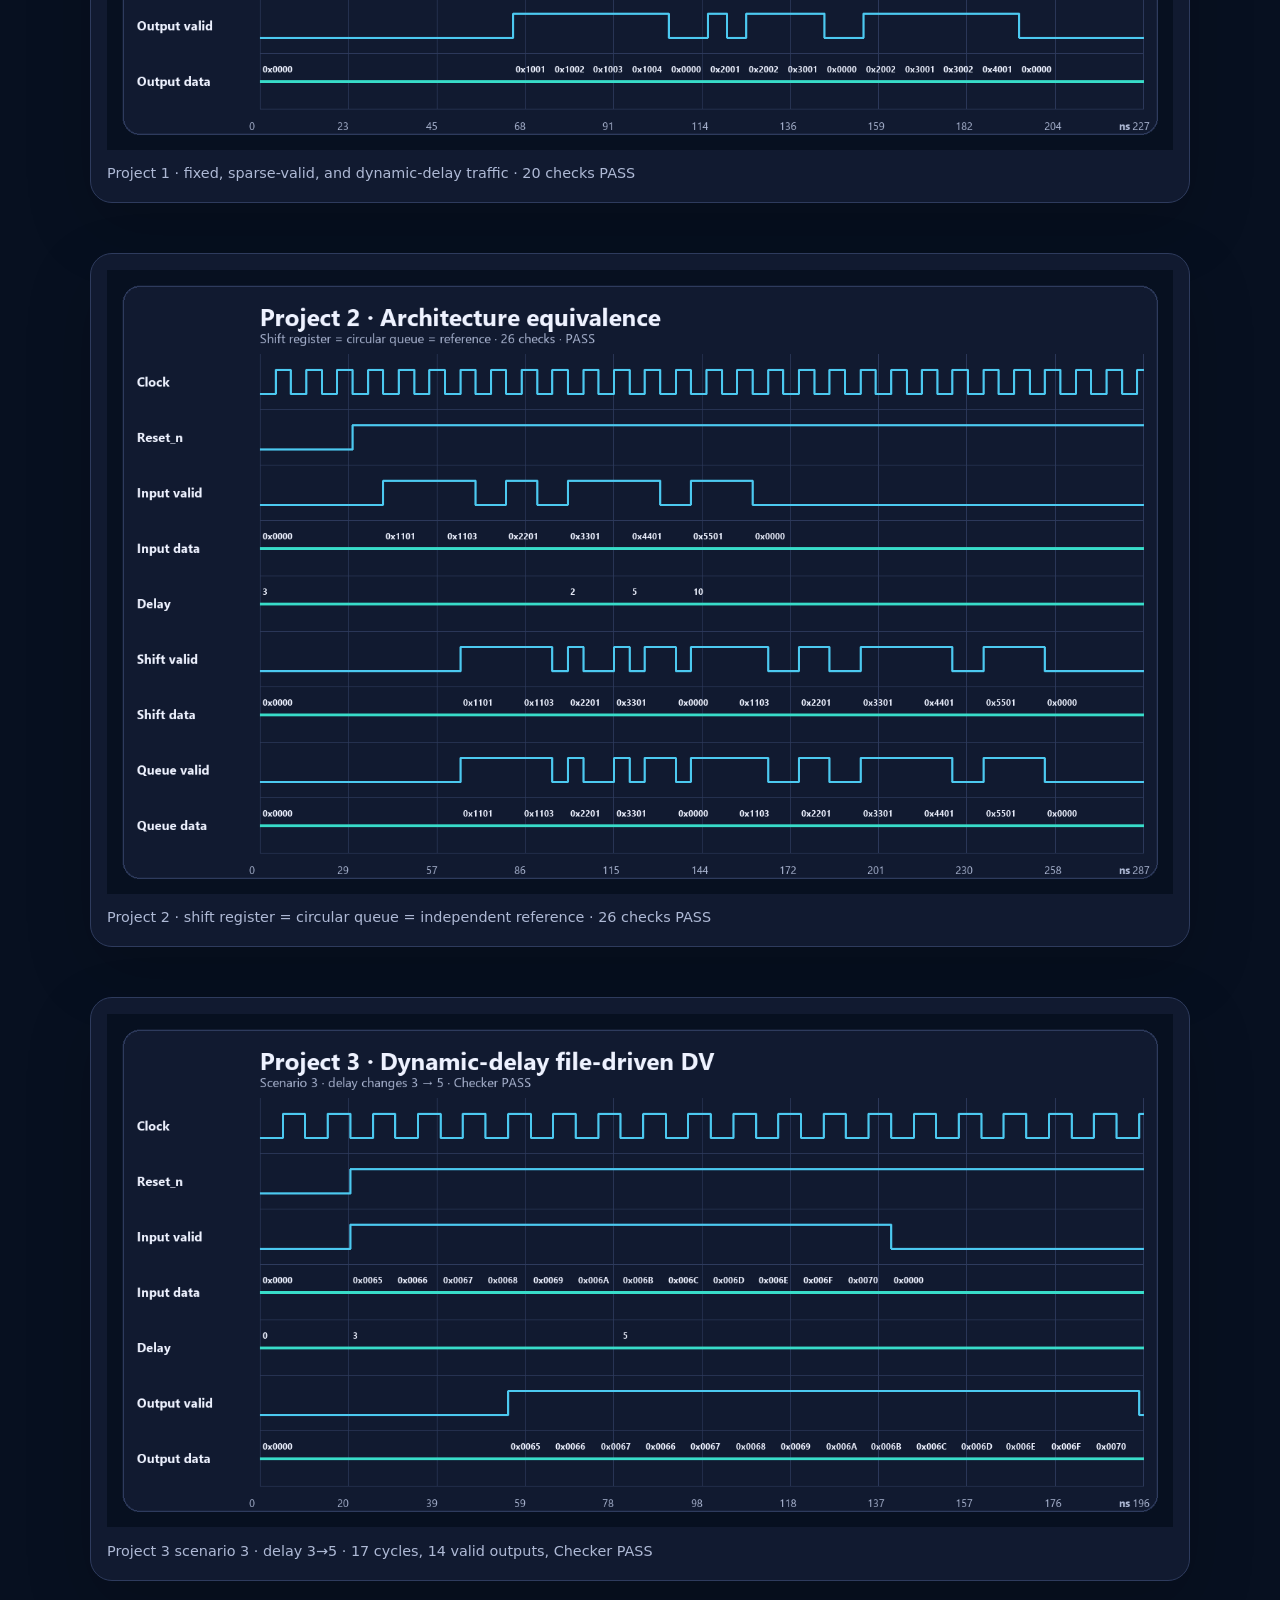
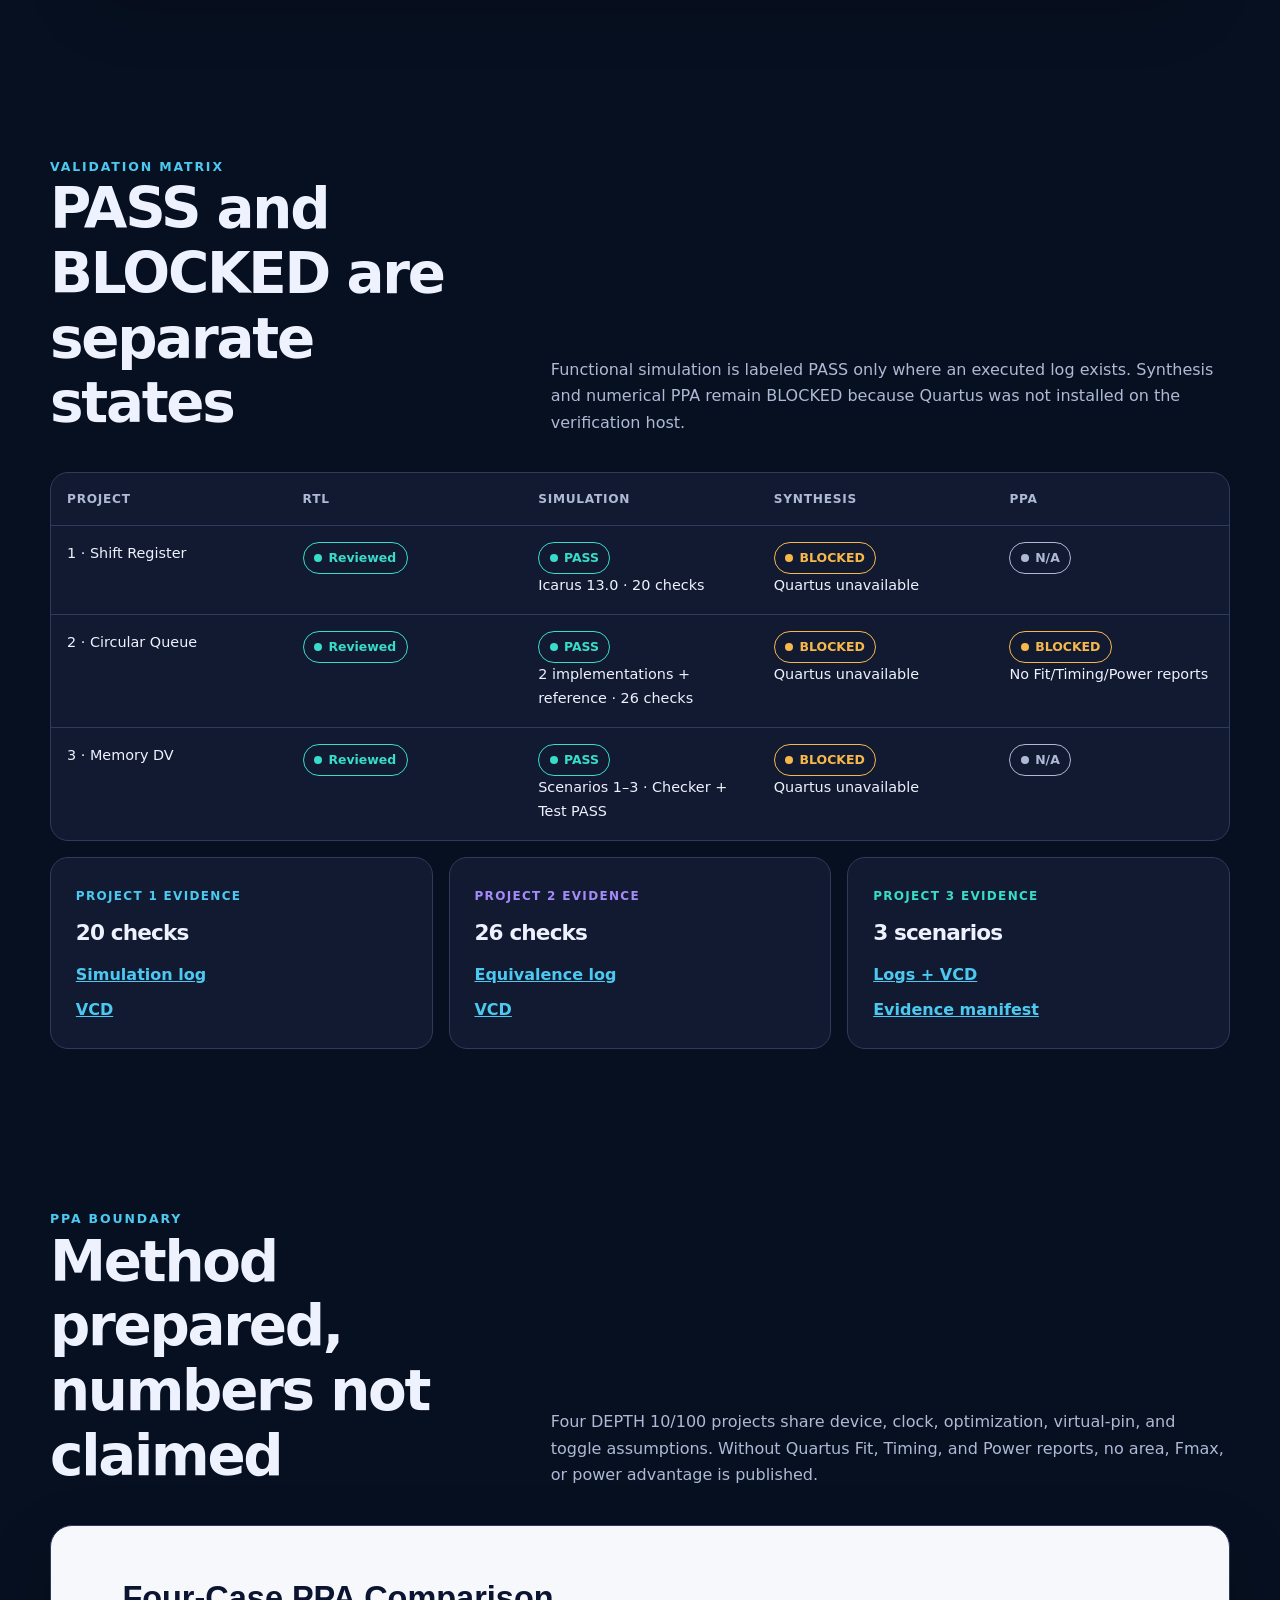
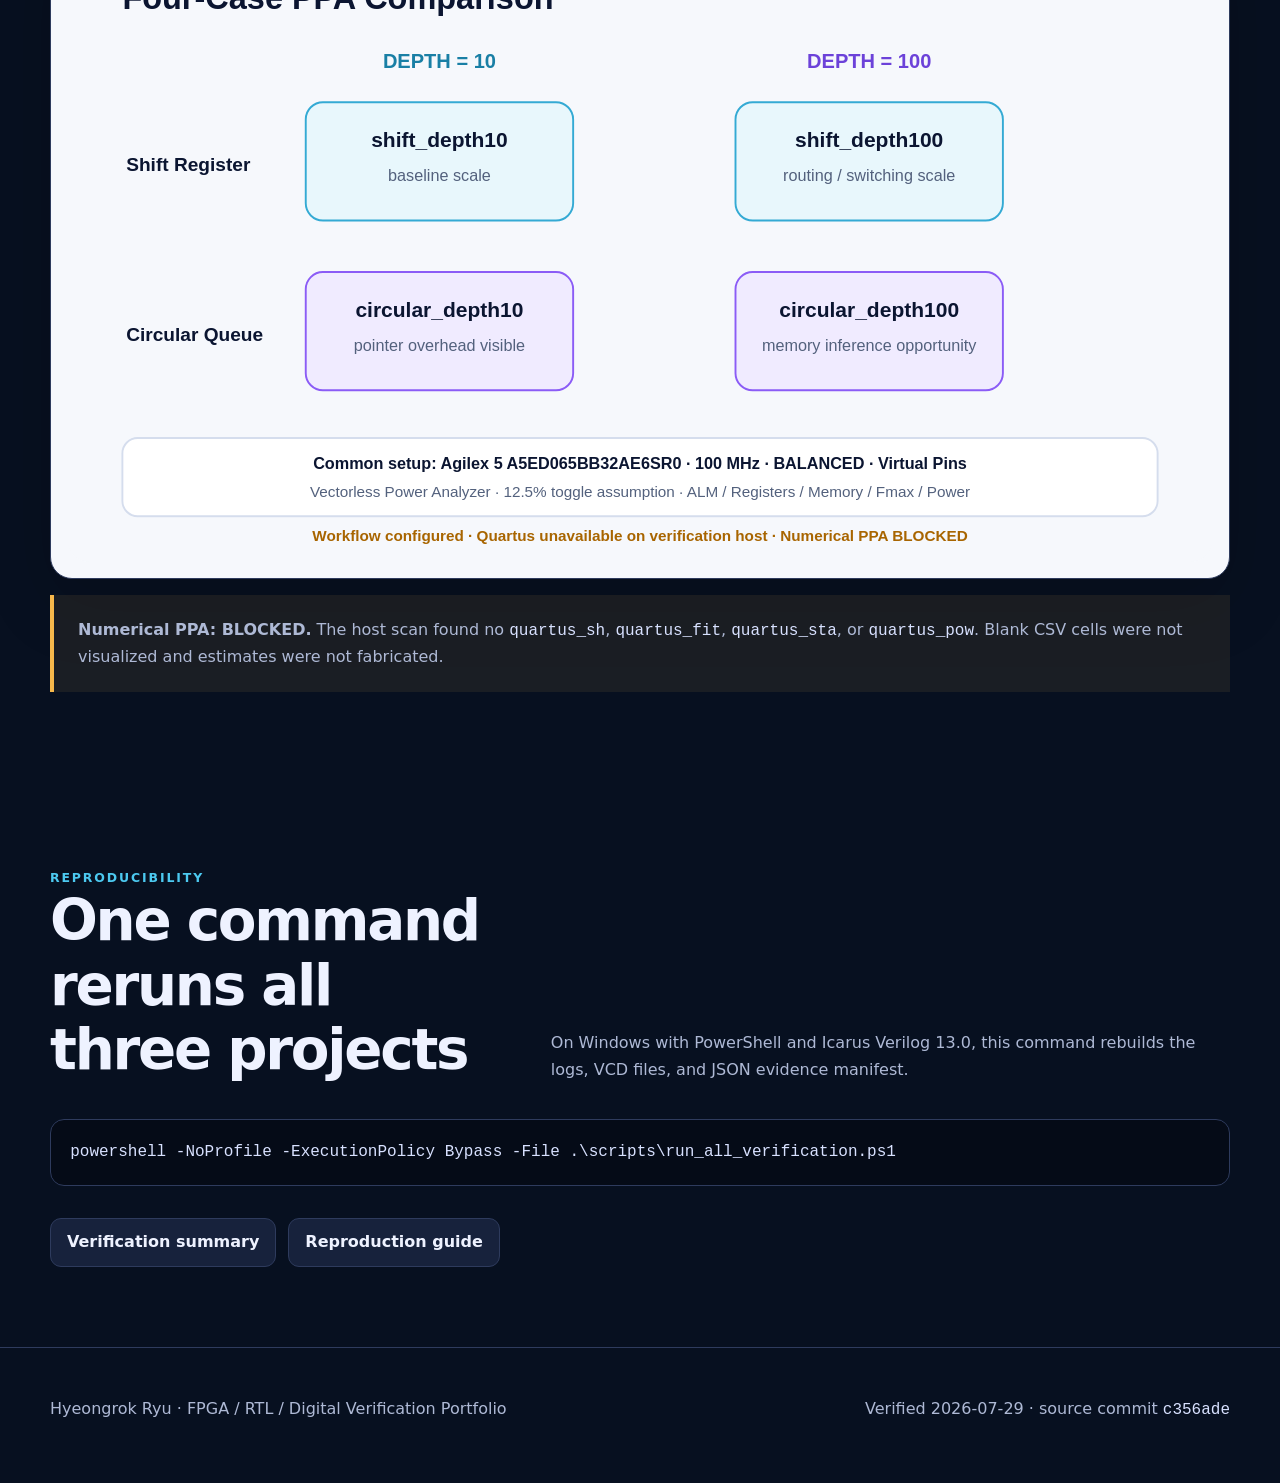
<file: docs/en/index.html>
<!doctype html>
<html lang="en">
<head>
  <meta charset="utf-8">
  <meta name="viewport" content="width=device-width, initial-scale=1">
  <meta name="description" content="An FPGA RTL and digital-verification portfolio evolving programmable delay logic through shift-register, circular-queue, and memory-based designs with executed Icarus Verilog logs and VCD waveforms.">
  <meta name="theme-color" content="#071020">
  <meta property="og:type" content="website">
  <meta property="og:title" content="FPGA Programmable Delay Logic | RTL · PPA · DV">
  <meta property="og:description" content="Projects 1–3 functional regression PASS · logs · VCD · waveforms · reproducible scripts">
  <meta property="og:url" content="https://dororok9061.github.io/fpga-delay-logic-design-verification/en/">
  <meta property="og:image" content="https://raw.githubusercontent.com/Dororok9061/fpga-delay-logic-design-verification/main/assets/hero/github_social_preview.png">
  <link rel="canonical" href="https://dororok9061.github.io/fpga-delay-logic-design-verification/en/">
  <link rel="alternate" hreflang="ko" href="https://dororok9061.github.io/fpga-delay-logic-design-verification/">
  <link rel="alternate" hreflang="en" href="https://dororok9061.github.io/fpga-delay-logic-design-verification/en/">
  <link rel="alternate" hreflang="x-default" href="https://dororok9061.github.io/fpga-delay-logic-design-verification/">
  <link rel="stylesheet" href="../assets/site.css">
  <title>FPGA Programmable Delay Logic | Hyeongrok Ryu</title>
</head>
<body>
  <a class="skip" href="#main">Skip to content</a>
  <header class="nav">
    <div class="wrap nav-inner">
      <a class="brand" href="#top"><span>FPGA</span> Delay Logic</a>
      <nav class="nav-links" aria-label="Primary navigation">
        <a href="#architecture">Architecture</a>
        <a href="#brief-redraws">Brief redraws</a>
        <a href="#verification">Evidence</a>
        <a href="#status">Validation</a>
        <a class="button" href="../" lang="ko">한국어</a>
        <a class="button" href="https://github.com/Dororok9061/fpga-delay-logic-design-verification">GitHub</a>
      </nav>
    </div>
  </header>

  <main id="main">
    <section class="hero" id="top">
      <div class="wrap">
        <div class="eyebrow">SystemVerilog · RTL Architecture · Digital Verification</div>
        <h1>Programmable delay logic,<br>developed as verifiable architecture</h1>
        <p class="lead">One delay contract is implemented as a shift register, circular queue, and memory-based DUT. The portfolio includes actual Icarus Verilog 13.0 regression logs, VCD files, and rendered waveforms—not only design descriptions.</p>
        <div class="hero-actions">
          <a class="button primary" href="#verification">Inspect executed evidence</a>
          <a class="button" href="https://github.com/Dororok9061/fpga-delay-logic-design-verification/blob/main/README.md">English README</a>
        </div>
        <div class="metrics" aria-label="Verification metrics">
          <div class="metric"><strong>3 / 3 PASS</strong><span>project functional regressions</span></div>
          <div class="metric"><strong>46</strong><span>Project 1–2 self-checks</span></div>
          <div class="metric"><strong>3</strong><span>Project 3 file scenarios</span></div>
          <div class="metric"><strong>13.0</strong><span>Icarus Verilog version</span></div>
        </div>
      </div>
    </section>

    <section id="architecture">
      <div class="wrap">
        <div class="section-head">
          <div><div class="eyebrow">Architecture Evolution</div><h2>Same function, different engineering questions</h2></div>
          <p>Project 1 establishes data/valid alignment. Project 2 replaces whole-stage movement with one-slot writes. Project 3 adds repeatable file-driven stimulus and deterministic error reporting.</p>
        </div>
        <div class="panel visual">
          <picture>
            <source srcset="../assets/en/architecture/architecture_evolution.svg" type="image/svg+xml">
            <img src="../assets/en/architecture/architecture_evolution.png" alt="Architecture evolution across three FPGA delay-logic projects" width="1440" height="620">
          </picture>
        </div>
        <div class="grid-3" style="margin-top:1rem">
          <article class="card"><span class="tag">Project 1 · Baseline</span><h3>Shift register</h3><p>Data and valid traverse equal depth; <code>iDelay-1</code> selects the historical transaction.</p><span class="status pass">Regression PASS</span></article>
          <article class="card"><span class="tag">Project 2 · Scale</span><h3>Circular queue</h3><p><code>(write_ptr-iDelay) mod DEPTH</code> and one-slot writes preserve the delay behavior.</p><span class="status pass">Equivalence PASS</span></article>
          <article class="card"><span class="tag">Project 3 · DV</span><h3>Memory-based verification</h3><p>Input Driver, DUT, and Output Checker compare data, valid, and final output count.</p><span class="status pass">3 scenarios PASS</span></article>
        </div>
      </div>
    </section>

    <section id="brief-redraws">
      <div class="wrap">
        <div class="section-head">
          <div><div class="eyebrow">Brief-to-Architecture Redraws</div><h2>Project briefs, redrawn for engineering review</h2></div>
          <p>Five pages across the three lecture PDFs were analyzed and reconciled with repository RTL and testbenches. These eight new diagrams are not source-slide captures; each is published as SVG with a PNG fallback.</p>
        </div>
        <div class="grid-2 diagram-grid">
          <figure class="panel"><div class="visual dark"><picture><source srcset="../assets/en/architecture/project1_shift_register_datapath.svg" type="image/svg+xml"><img src="../assets/en/architecture/project1_shift_register_datapath.png" alt="Project 1 shift-register datapath and tap selection" width="1600" height="900"></picture></div><figcaption class="caption">P1 · data/valid pipeline and <code>iDelay=N → tap[N-1]</code></figcaption></figure>
          <figure class="panel"><div class="visual dark"><picture><source srcset="../assets/en/architecture/project1_testbench_architecture.svg" type="image/svg+xml"><img src="../assets/en/architecture/project1_testbench_architecture.png" alt="Project 1 self-checking testbench architecture" width="1600" height="900"></picture></div><figcaption class="caption">P1 · stimulus, DUT, independent reference model, scoreboard</figcaption></figure>
          <figure class="panel"><div class="visual dark"><picture><source srcset="../assets/en/architecture/project1_expected_timing.svg" type="image/svg+xml"><img src="../assets/en/architecture/project1_expected_timing.png" alt="Project 1 expected timing contract" width="1600" height="900"></picture></div><figcaption class="caption">P1 · cycle contract with sparse valid and dynamic delay</figcaption></figure>
          <figure class="panel"><div class="visual dark"><picture><source srcset="../assets/en/architecture/project2_circular_queue_architecture.svg" type="image/svg+xml"><img src="../assets/en/architecture/project2_circular_queue_architecture.png" alt="Project 2 circular queue write pointer and read address" width="1600" height="900"></picture></div><figcaption class="caption">P2 · one-slot write and modulo read address</figcaption></figure>
          <figure class="panel"><div class="visual dark"><picture><source srcset="../assets/en/architecture/project2_architecture_comparison.svg" type="image/svg+xml"><img src="../assets/en/architecture/project2_architecture_comparison.png" alt="Project 2 shift-register and circular-queue architecture comparison" width="1600" height="900"></picture></div><figcaption class="caption">P2 · one delay contract, different state-update cost</figcaption></figure>
          <figure class="panel"><div class="visual dark"><picture><source srcset="../assets/en/architecture/project2_ppa_matrix.svg" type="image/svg+xml"><img src="../assets/en/architecture/project2_ppa_matrix.png" alt="Project 2 four controlled PPA configurations" width="1600" height="900"></picture></div><figcaption class="caption">P2 · Shift/Circular × DEPTH 10/100; numerical PPA remains BLOCKED</figcaption></figure>
          <figure class="panel"><div class="visual dark"><picture><source srcset="../assets/en/architecture/project3_file_driven_verification.svg" type="image/svg+xml"><img src="../assets/en/architecture/project3_file_driven_verification.png" alt="Project 3 file-driven verification architecture" width="1600" height="900"></picture></div><figcaption class="caption">P3 · input/register/output files with Driver, DUT, and Checker</figcaption></figure>
          <figure class="panel"><div class="visual dark"><picture><source srcset="../assets/en/architecture/project3_scenario_flow.svg" type="image/svg+xml"><img src="../assets/en/architecture/project3_scenario_flow.png" alt="Project 3 three-scenario execution flow" width="1600" height="900"></picture></div><figcaption class="caption">P3 · reset, continuous enable, and delay change under one checker</figcaption></figure>
        </div>
        <aside class="note" style="margin-top:1rem">Source boundary: the lecture material was used only to interpret requirements and concept flow. Public assets are original vector redraws; no source-slide image is included. See <a href="../assets/architecture/diagram_provenance.yaml">diagram_provenance.yaml</a> for the mapping.</aside>
      </div>
    </section>

    <section id="designs">
      <div class="wrap">
        <div class="section-head">
          <div><div class="eyebrow">Key RTL</div><h2>Structure and state policy</h2></div>
          <p>Every implementation treats data and valid as one transaction. Memory-coded designs leave the data array unreset and use valid state to prevent stale data from becoming observable.</p>
        </div>
        <div class="grid-2">
          <div class="panel visual"><picture><source srcset="../assets/en/architecture/shift_register_block.svg" type="image/svg+xml"><img src="../assets/en/architecture/shift_register_block.png" alt="Parallel data and valid shift-register paths" width="1200" height="610"></picture></div>
          <div class="panel visual"><picture><source srcset="../assets/en/architecture/circular_queue_block.svg" type="image/svg+xml"><img src="../assets/en/architecture/circular_queue_block.png" alt="Circular queue write pointer and modulo read address" width="1200" height="680"></picture></div>
          <div class="panel visual"><picture><source srcset="../assets/en/architecture/memory_delay_block.svg" type="image/svg+xml"><img src="../assets/en/architecture/memory_delay_block.png" alt="Memory-based programmable delay block diagram" width="1200" height="680"></picture></div>
          <div class="panel visual"><picture><source srcset="../assets/en/verification/file_driven_dv_flow.svg" type="image/svg+xml"><img src="../assets/en/verification/file_driven_dv_flow.png" alt="File-driven Input Driver, DUT, and Output Checker flow" width="1400" height="720"></picture></div>
        </div>
      </div>
    </section>

    <section id="verification">
      <div class="wrap">
        <div class="section-head">
          <div><div class="eyebrow">Executed Evidence</div><h2>Waveforms rendered from actual runs</h2></div>
          <p>These are not expected-waveform illustrations. They are rendered directly from VCD files generated by Icarus Verilog 13.0 while executing RTL and testbenches from commit <code>c356ade</code>.</p>
        </div>
        <div class="waveforms">
          <figure class="panel visual dark"><img src="../assets/en/results/project1_waveform.png" alt="Project 1 shift-register regression PASS waveform" width="1500" height="722"><figcaption class="caption">Project 1 · fixed, sparse-valid, and dynamic-delay traffic · 20 checks PASS</figcaption></figure>
          <figure class="panel visual dark"><img src="../assets/en/results/project2_waveform.png" alt="Project 2 shift-register and circular-queue equivalence PASS waveform" width="1500" height="878"><figcaption class="caption">Project 2 · shift register = circular queue = independent reference · 26 checks PASS</figcaption></figure>
          <figure class="panel visual dark"><img src="../assets/en/results/project3_scenario3_waveform.png" alt="Project 3 file-driven delay 3 to 5 change and Checker PASS waveform" width="1500" height="722"><figcaption class="caption">Project 3 scenario 3 · delay 3→5 · 17 cycles, 14 valid outputs, Checker PASS</figcaption></figure>
        </div>
      </div>
    </section>

    <section id="status">
      <div class="wrap">
        <div class="section-head">
          <div><div class="eyebrow">Validation Matrix</div><h2>PASS and BLOCKED are separate states</h2></div>
          <p>Functional simulation is labeled PASS only where an executed log exists. Synthesis and numerical PPA remain BLOCKED because Quartus was not installed on the verification host.</p>
        </div>
        <div class="table-wrap">
          <table>
            <thead><tr><th>Project</th><th>RTL</th><th>Simulation</th><th>Synthesis</th><th>PPA</th></tr></thead>
            <tbody>
              <tr><td data-label="Project">1 · Shift Register</td><td data-label="RTL"><span class="status pass">Reviewed</span></td><td data-label="Simulation"><span class="status pass">PASS</span><br>Icarus 13.0 · 20 checks</td><td data-label="Synthesis"><span class="status blocked">BLOCKED</span><br>Quartus unavailable</td><td data-label="PPA"><span class="status na">N/A</span></td></tr>
              <tr><td data-label="Project">2 · Circular Queue</td><td data-label="RTL"><span class="status pass">Reviewed</span></td><td data-label="Simulation"><span class="status pass">PASS</span><br>2 implementations + reference · 26 checks</td><td data-label="Synthesis"><span class="status blocked">BLOCKED</span><br>Quartus unavailable</td><td data-label="PPA"><span class="status blocked">BLOCKED</span><br>No Fit/Timing/Power reports</td></tr>
              <tr><td data-label="Project">3 · Memory DV</td><td data-label="RTL"><span class="status pass">Reviewed</span></td><td data-label="Simulation"><span class="status pass">PASS</span><br>Scenarios 1–3 · Checker + Test PASS</td><td data-label="Synthesis"><span class="status blocked">BLOCKED</span><br>Quartus unavailable</td><td data-label="PPA"><span class="status na">N/A</span></td></tr>
            </tbody>
          </table>
        </div>
        <div class="grid-3" style="margin-top:1rem">
          <article class="card"><span class="tag">Project 1 Evidence</span><h3>20 checks</h3><div class="evidence-list"><a href="https://github.com/Dororok9061/fpga-delay-logic-design-verification/blob/main/01_shift_register_baseline/results/project1_simulation.log">Simulation log</a><a href="https://github.com/Dororok9061/fpga-delay-logic-design-verification/blob/main/01_shift_register_baseline/results/project1_waveform.vcd">VCD</a></div></article>
          <article class="card"><span class="tag">Project 2 Evidence</span><h3>26 checks</h3><div class="evidence-list"><a href="https://github.com/Dororok9061/fpga-delay-logic-design-verification/blob/main/02_circular_queue_ppa/results/project2_simulation.log">Equivalence log</a><a href="https://github.com/Dororok9061/fpga-delay-logic-design-verification/blob/main/02_circular_queue_ppa/results/project2_waveform.vcd">VCD</a></div></article>
          <article class="card"><span class="tag">Project 3 Evidence</span><h3>3 scenarios</h3><div class="evidence-list"><a href="https://github.com/Dororok9061/fpga-delay-logic-design-verification/tree/main/03_memory_based_dv/results">Logs + VCD</a><a href="https://github.com/Dororok9061/fpga-delay-logic-design-verification/blob/main/results/verification_summary.json">Evidence manifest</a></div></article>
        </div>
      </div>
    </section>

    <section id="ppa">
      <div class="wrap">
        <div class="section-head">
          <div><div class="eyebrow">PPA Boundary</div><h2>Method prepared, numbers not claimed</h2></div>
          <p>Four DEPTH 10/100 projects share device, clock, optimization, virtual-pin, and toggle assumptions. Without Quartus Fit, Timing, and Power reports, no area, Fmax, or power advantage is published.</p>
        </div>
        <div class="panel visual"><picture><source srcset="../assets/en/ppa/ppa_comparison_matrix.svg" type="image/svg+xml"><img src="../assets/en/ppa/ppa_comparison_matrix.png" alt="Four-case PPA method and BLOCKED numerical status" width="1200" height="650"></picture></div>
        <p class="note"><strong>Numerical PPA: BLOCKED.</strong> The host scan found no <code>quartus_sh</code>, <code>quartus_fit</code>, <code>quartus_sta</code>, or <code>quartus_pow</code>. Blank CSV cells were not visualized and estimates were not fabricated.</p>
      </div>
    </section>

    <section id="reproduce">
      <div class="wrap">
        <div class="section-head">
          <div><div class="eyebrow">Reproducibility</div><h2>One command reruns all three projects</h2></div>
          <p>On Windows with PowerShell and Icarus Verilog 13.0, this command rebuilds the logs, VCD files, and JSON evidence manifest.</p>
        </div>
        <pre class="repro"><code>powershell -NoProfile -ExecutionPolicy Bypass -File .\scripts\run_all_verification.ps1</code></pre>
        <div class="hero-actions"><a class="button" href="https://github.com/Dororok9061/fpga-delay-logic-design-verification/blob/main/results/verification_summary.txt">Verification summary</a><a class="button" href="https://github.com/Dororok9061/fpga-delay-logic-design-verification/blob/main/docs/reproducibility.md">Reproduction guide</a></div>
      </div>
    </section>
  </main>

  <footer class="footer">
    <div class="wrap footer-inner">
      <div>Hyeongrok Ryu · FPGA / RTL / Digital Verification Portfolio</div>
      <div>Verified 2026-07-29 · source commit <code>c356ade</code></div>
    </div>
  </footer>
</body>
</html>
</file>
<file: docs/assets/site.css>
:root {
  color-scheme: dark;
  --bg: #071020;
  --surface: #111a30;
  --surface-2: #17223c;
  --line: #2e3b5d;
  --ink: #eef2ff;
  --muted: #aeb9d5;
  --cyan: #4cc9f0;
  --violet: #a58bfa;
  --mint: #38dcc9;
  --amber: #f7b84b;
  --red: #ff7187;
  --max: 1180px;
}

* { box-sizing: border-box; }
html { scroll-behavior: smooth; }
body {
  margin: 0;
  color: var(--ink);
  background:
    radial-gradient(circle at 82% 8%, rgba(139, 92, 246, .17), transparent 34rem),
    radial-gradient(circle at 12% 32%, rgba(76, 201, 240, .10), transparent 30rem),
    var(--bg);
  font-family: Inter, "Pretendard", "Malgun Gothic", "Segoe UI", system-ui, sans-serif;
  line-height: 1.65;
}
a { color: inherit; }
img { display: block; width: 100%; height: auto; }
code {
  color: #d8e1ff;
  font-family: "Cascadia Code", Consolas, monospace;
  overflow-wrap: anywhere;
}
.wrap { width: min(calc(100% - 2.4rem), var(--max)); margin-inline: auto; }
.skip {
  position: absolute;
  left: -9999px;
  top: 0;
  z-index: 30;
  padding: .75rem 1rem;
  background: var(--cyan);
  color: #071020;
}
.skip:focus { left: 1rem; top: 1rem; }
.nav {
  position: sticky;
  top: 0;
  z-index: 20;
  border-bottom: 1px solid rgba(174, 185, 213, .15);
  background: rgba(7, 16, 32, .84);
  backdrop-filter: blur(18px);
}
.nav-inner {
  min-height: 66px;
  display: flex;
  align-items: center;
  justify-content: space-between;
  gap: 1rem;
}
.brand { font-weight: 800; text-decoration: none; letter-spacing: -.025em; }
.brand span { color: var(--cyan); }
.nav-links { display: flex; align-items: center; gap: 1rem; color: var(--muted); font-size: .92rem; }
.nav-links a { text-decoration: none; }
.nav-links a:hover, .nav-links a:focus-visible { color: var(--ink); }
.button {
  min-height: 44px;
  display: inline-flex;
  align-items: center;
  justify-content: center;
  gap: .45rem;
  padding: .65rem 1rem;
  border: 1px solid var(--line);
  border-radius: 11px;
  background: var(--surface-2);
  font-weight: 750;
  text-decoration: none;
}
.button.primary { border-color: transparent; background: var(--cyan); color: #071020; }
.hero { padding: 5.7rem 0 3.5rem; }
.eyebrow {
  color: var(--cyan);
  font-size: .78rem;
  font-weight: 850;
  letter-spacing: .15em;
  text-transform: uppercase;
}
h1, h2, h3 { margin: 0; line-height: 1.15; letter-spacing: -.04em; }
h1 { max-width: 980px; margin-top: .9rem; font-size: clamp(2.8rem, 7vw, 6.4rem); }
h2 { font-size: clamp(2rem, 4.4vw, 3.6rem); }
h3 { font-size: 1.35rem; }
.lead {
  max-width: 820px;
  margin: 1.4rem 0 0;
  color: var(--muted);
  font-size: clamp(1.05rem, 2vw, 1.3rem);
}
.hero-actions { display: flex; flex-wrap: wrap; gap: .75rem; margin-top: 2rem; }
.metrics { display: grid; grid-template-columns: repeat(4, 1fr); gap: .85rem; margin-top: 3.3rem; }
.metric {
  min-height: 116px;
  padding: 1.15rem;
  border: 1px solid var(--line);
  border-radius: 16px;
  background: linear-gradient(160deg, rgba(23, 34, 60, .92), rgba(12, 22, 42, .76));
}
.metric strong { display: block; font-size: 1.72rem; }
.metric span { color: var(--muted); font-size: .9rem; }
section { padding: 5rem 0; }
.section-head {
  display: grid;
  grid-template-columns: .8fr 1.2fr;
  align-items: end;
  gap: 3rem;
  margin-bottom: 2.25rem;
}
.section-head p { margin: 0; color: var(--muted); }
.panel {
  overflow: hidden;
  border: 1px solid var(--line);
  border-radius: 22px;
  background: rgba(17, 26, 48, .88);
  box-shadow: 0 24px 66px rgba(0, 0, 0, .17);
}
.visual { padding: 1rem; background: #f6f8fc; }
.visual.dark { background: var(--surface); }
.caption { margin: .8rem 0 0; color: var(--muted); font-size: .9rem; }
.grid-3 { display: grid; grid-template-columns: repeat(3, 1fr); gap: 1rem; }
.grid-2 { display: grid; grid-template-columns: repeat(2, 1fr); gap: 1rem; }
.diagram-grid figure { margin: 0; }
.diagram-grid .visual { padding: 0; background: var(--surface); }
.diagram-grid .caption { margin: 0; padding: .9rem 1rem 1.05rem; }
.card {
  padding: 1.55rem;
  border: 1px solid var(--line);
  border-radius: 18px;
  background: var(--surface);
}
.card p, .card li { color: var(--muted); }
.card ul { margin-bottom: 0; padding-left: 1.15rem; }
.tag {
  display: inline-block;
  margin-bottom: .85rem;
  color: var(--cyan);
  font-size: .75rem;
  font-weight: 850;
  letter-spacing: .11em;
  text-transform: uppercase;
}
.card:nth-child(2n) .tag { color: var(--violet); }
.card:nth-child(3n) .tag { color: var(--mint); }
.status {
  display: inline-flex;
  align-items: center;
  gap: .4rem;
  padding: .3rem .65rem;
  border: 1px solid currentColor;
  border-radius: 999px;
  font-size: .78rem;
  font-weight: 850;
}
.status::before { width: .5rem; height: .5rem; border-radius: 50%; background: currentColor; content: ""; }
.pass { color: var(--mint); }
.blocked { color: var(--amber); }
.na { color: var(--muted); }
.evidence-list { display: grid; gap: .55rem; margin-top: 1rem; }
.evidence-list a { color: var(--cyan); font-weight: 700; }
.waveforms { display: grid; gap: 1.1rem; }
.note {
  padding: 1.35rem 1.5rem;
  border-left: 4px solid var(--amber);
  background: rgba(247, 184, 75, .08);
  color: var(--muted);
}
.table-wrap {
  width: 100%;
  overflow-x: auto;
  border: 1px solid var(--line);
  border-radius: 18px;
  background: var(--surface);
}
table { width: 100%; border-collapse: collapse; table-layout: fixed; }
th, td {
  padding: 1rem;
  border-bottom: 1px solid var(--line);
  text-align: left;
  vertical-align: top;
  overflow-wrap: anywhere;
}
th {
  color: var(--muted);
  font-size: .76rem;
  letter-spacing: .06em;
  text-transform: uppercase;
}
td { font-size: .9rem; }
tr:last-child td { border-bottom: 0; }
.repro {
  overflow-x: auto;
  margin: 1.1rem 0 0;
  padding: 1.2rem;
  border: 1px solid var(--line);
  border-radius: 14px;
  background: #050b17;
  color: #dce5ff;
  white-space: pre;
}
.footer { padding: 3rem 0 4rem; border-top: 1px solid var(--line); color: var(--muted); }
.footer-inner { display: flex; justify-content: space-between; gap: 1.5rem; }

@media (max-width: 900px) {
  .nav-links a:not(.button) { display: none; }
  .metrics { grid-template-columns: repeat(2, 1fr); }
  .section-head, .grid-3, .grid-2 { grid-template-columns: 1fr; }
  .section-head { gap: 1rem; }
}

@media (max-width: 680px) {
  .wrap { width: min(calc(100% - 1.3rem), var(--max)); }
  .hero { padding-top: 4rem; }
  h1 { font-size: clamp(2.25rem, 10vw, 2.75rem); }
  section { padding: 3.7rem 0; }
  .metrics { grid-template-columns: 1fr 1fr; }
  .metric { min-height: 102px; padding: .95rem; }
  .visual { padding: .35rem; border-radius: 14px; }
  .table-wrap { overflow: visible; border: 0; background: transparent; }
  table, tbody, tr, td { display: block; width: 100%; }
  table { table-layout: auto; }
  thead { display: none; }
  tr {
    margin-bottom: .85rem;
    padding: .35rem 1rem;
    border: 1px solid var(--line);
    border-radius: 16px;
    background: var(--surface);
  }
  td {
    display: grid;
    grid-template-columns: minmax(6.6rem, .42fr) 1fr;
    gap: .75rem;
    padding: .7rem 0;
  }
  td::before {
    color: var(--muted);
    font-size: .72rem;
    font-weight: 850;
    letter-spacing: .05em;
    text-transform: uppercase;
    content: attr(data-label);
  }
  .footer-inner { display: block; }
}

@media (prefers-reduced-motion: reduce) { html { scroll-behavior: auto; } }
</file>
